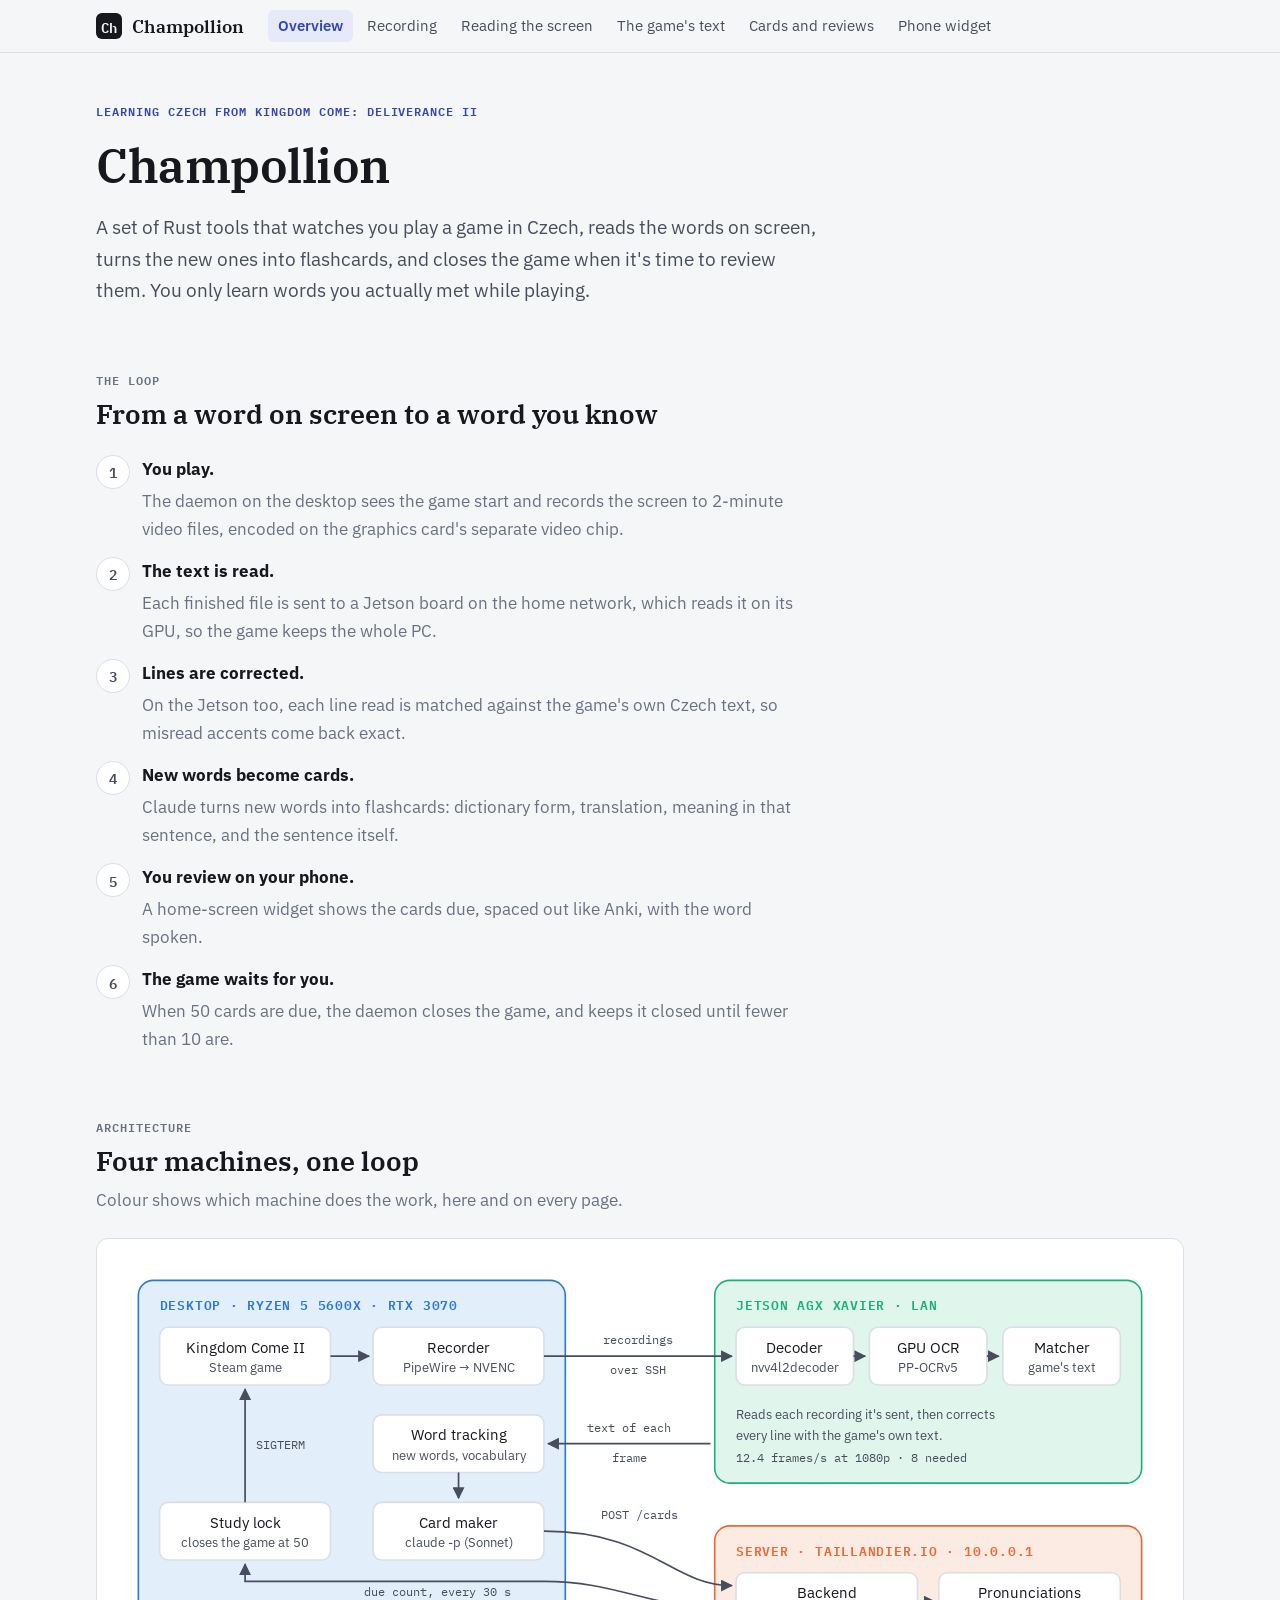
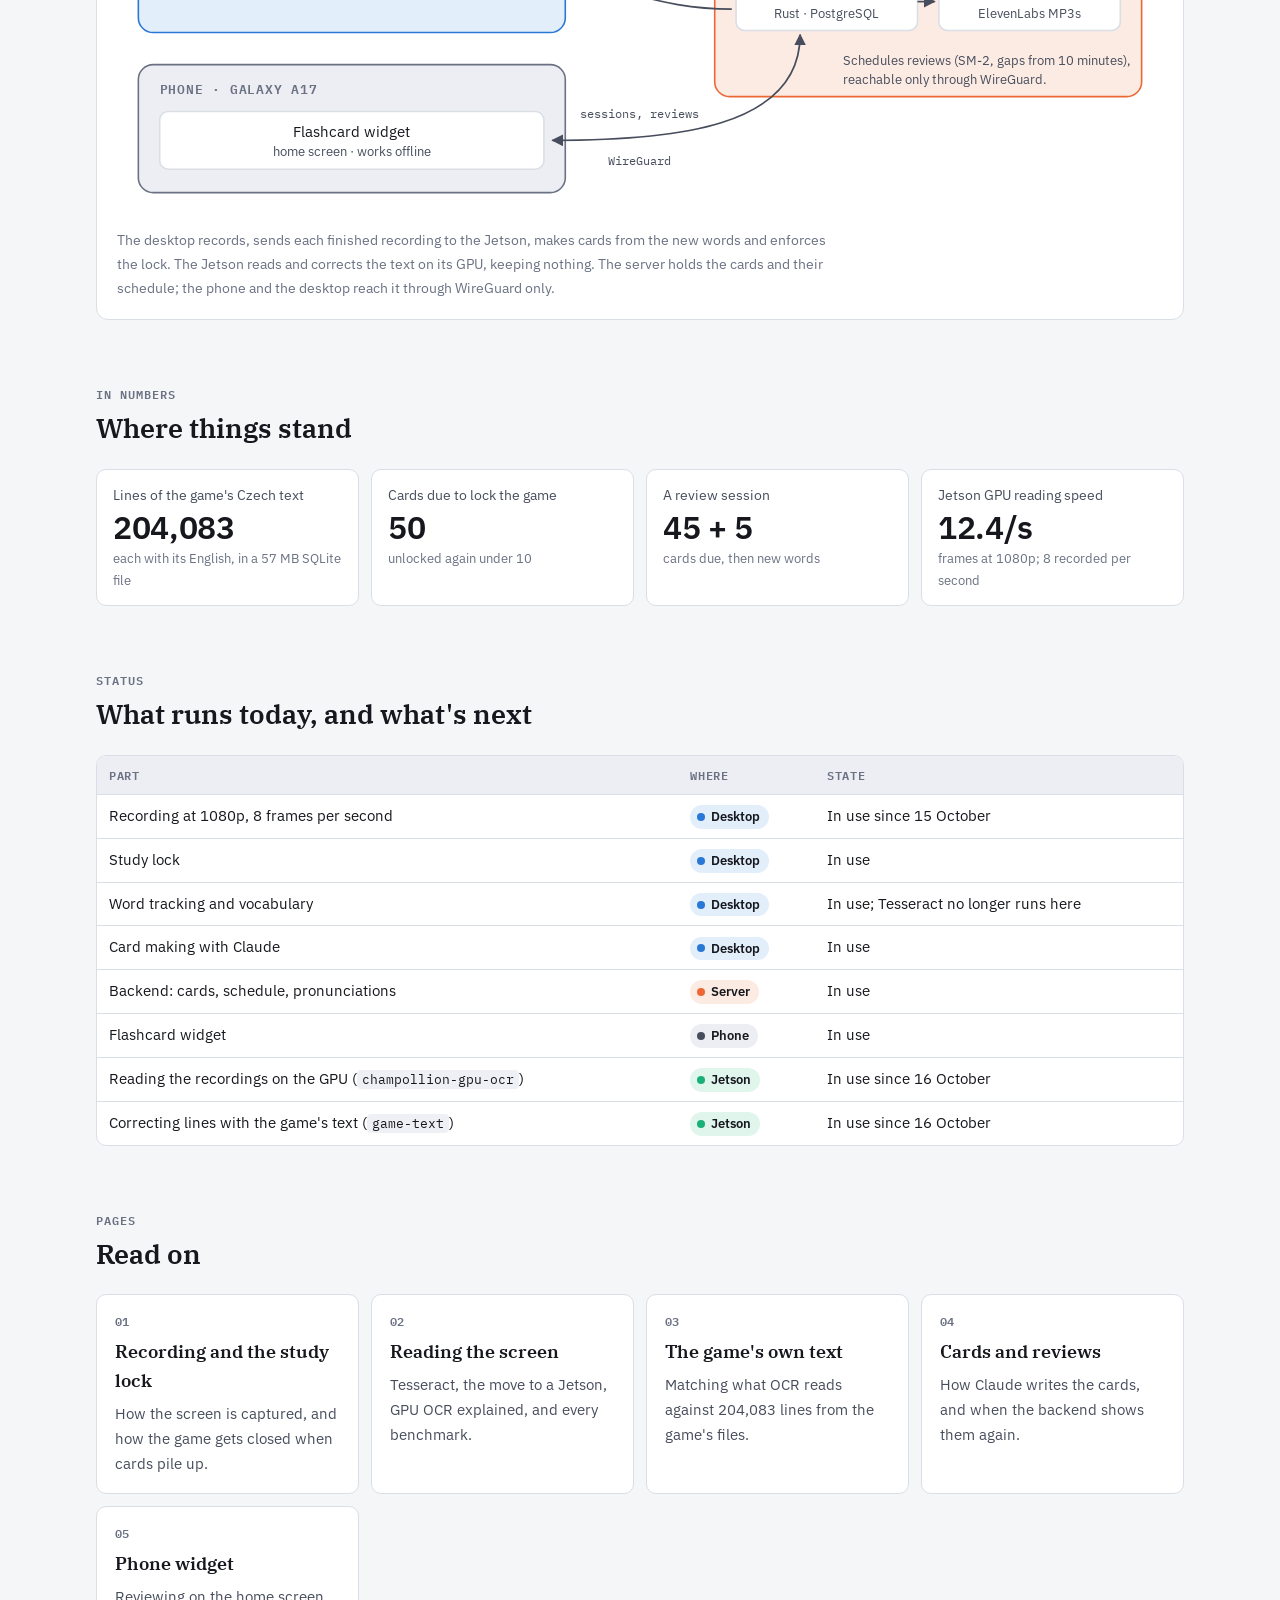
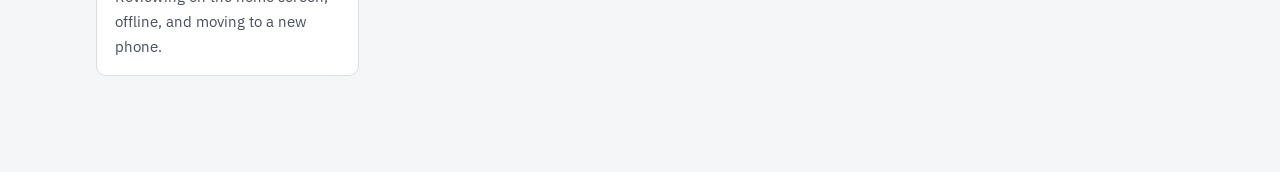
<file: website/index.html>
<!doctype html>
<html lang="en">
<head>
<meta charset="utf-8">
<meta name="viewport" content="width=device-width, initial-scale=1, viewport-fit=cover">
<title>Champollion</title>
<meta name="description" content="How Champollion turns playing Kingdom Come: Deliverance II into learning Czech.">
<link rel="preconnect" href="https://fonts.googleapis.com">
<link rel="preconnect" href="https://fonts.gstatic.com" crossorigin>
<link rel="stylesheet" href="https://fonts.googleapis.com/css2?family=IBM+Plex+Mono:wght@400;600&family=IBM+Plex+Sans:wght@400;600&family=IBM+Plex+Serif:wght@600&display=swap">
<link rel="stylesheet" href="assets/style.css">
</head>
<body>
<header class="topbar">
  <div class="topbar-inner">
    <a class="brand" href="index.html"><span class="brand-mark">Ch</span>Champollion</a>
    <nav class="nav" aria-label="Pages">
      <a href="index.html" aria-current="page">Overview</a>
      <a href="recording.html">Recording</a>
      <a href="reading.html">Reading the screen</a>
      <a href="game-text.html">The game's text</a>
      <a href="cards.html">Cards and reviews</a>
      <a href="phone.html">Phone widget</a>
    </nav>
  </div>
</header>

<main>
  <section class="page-head">
    <div class="eyebrow">Learning Czech from Kingdom Come: Deliverance II</div>
    <h1>Champollion</h1>
    <p class="lede">A set of Rust tools that watches you play a game in Czech, reads the words on screen, turns the new ones into flashcards, and closes the game when it's time to review them. You only learn words you actually met while playing.</p>
  </section>

  <section>
    <div class="section-head">
      <div class="eyebrow">The loop</div>
      <h2>From a word on screen to a word you know</h2>
    </div>
    <ol class="steps prose">
      <li><div><strong>You play.</strong><span class="muted">The daemon on the desktop sees the game start and records the screen to 2-minute video files, encoded on the graphics card's separate video chip.</span></div></li>
      <li><div><strong>The text is read.</strong><span class="muted">Each finished file is sent to a Jetson board on the home network, which reads it on its GPU, so the game keeps the whole PC.</span></div></li>
      <li><div><strong>Lines are corrected.</strong><span class="muted">On the Jetson too, each line read is matched against the game's own Czech text, so misread accents come back exact.</span></div></li>
      <li><div><strong>New words become cards.</strong><span class="muted">Claude turns new words into flashcards: dictionary form, translation, meaning in that sentence, and the sentence itself.</span></div></li>
      <li><div><strong>You review on your phone.</strong><span class="muted">A home-screen widget shows the cards due, spaced out like Anki, with the word spoken.</span></div></li>
      <li><div><strong>The game waits for you.</strong><span class="muted">When 50 cards are due, the daemon closes the game, and keeps it closed until fewer than 10 are.</span></div></li>
    </ol>
  </section>

  <section>
    <div class="section-head">
      <div class="eyebrow">Architecture</div>
      <h2>Four machines, one loop</h2>
      <p class="muted">Colour shows which machine does the work, here and on every page.</p>
    </div>
    <figure class="figure">
      <div class="diagram">
        <svg viewBox="0 0 980 520" role="img" aria-labelledby="arch-title arch-desc">
          <title id="arch-title">Champollion architecture</title>
          <desc id="arch-desc">The desktop records the game and makes cards; the Jetson will read the recordings on its GPU; the server stores and schedules cards; the phone reviews them.</desc>
          <defs>
            <marker id="ah" viewBox="0 0 10 10" refX="9" refY="5" markerWidth="7" markerHeight="7" orient="auto-start-reverse"><path d="M0,0 L10,5 L0,10 z" class="dg-arrowhead"/></marker>
          </defs>
          <!-- Desktop -->
          <rect x="20" y="20" width="400" height="330" rx="14" class="dg-desktop"/>
          <text x="40" y="48" class="dg-head-desktop">DESKTOP · RYZEN 5 5600X · RTX 3070</text>
          <rect x="40" y="64" width="160" height="54" rx="8" class="dg-box"/>
          <text x="120" y="88" class="dg-text" text-anchor="middle">Kingdom Come II</text>
          <text x="120" y="106" class="dg-small" text-anchor="middle">Steam game</text>
          <rect x="240" y="64" width="160" height="54" rx="8" class="dg-box"/>
          <text x="320" y="88" class="dg-text" text-anchor="middle">Recorder</text>
          <text x="320" y="106" class="dg-small" text-anchor="middle">PipeWire → NVENC</text>
          <rect x="240" y="146" width="160" height="54" rx="8" class="dg-box"/>
          <text x="320" y="170" class="dg-text" text-anchor="middle">Word tracking</text>
          <text x="320" y="188" class="dg-small" text-anchor="middle">new words, vocabulary</text>
          <rect x="240" y="228" width="160" height="54" rx="8" class="dg-box"/>
          <text x="320" y="252" class="dg-text" text-anchor="middle">Card maker</text>
          <text x="320" y="270" class="dg-small" text-anchor="middle">claude -p (Sonnet)</text>
          <rect x="40" y="228" width="160" height="54" rx="8" class="dg-box"/>
          <text x="120" y="252" class="dg-text" text-anchor="middle">Study lock</text>
          <text x="120" y="270" class="dg-small" text-anchor="middle">closes the game at 50</text>
          <path d="M200,91 H236" class="dg-arrow" marker-end="url(#ah)"/>
          <path d="M320,200 V224" class="dg-arrow" marker-end="url(#ah)"/>
          <path d="M120,228 V122" class="dg-arrow" marker-end="url(#ah)"/>
          <text x="130" y="178" class="dg-mono">SIGTERM</text>

          <!-- Jetson -->
          <rect x="560" y="20" width="400" height="190" rx="14" class="dg-jetson"/>
          <text x="580" y="48" class="dg-head-jetson">JETSON AGX XAVIER · LAN</text>
          <rect x="580" y="64" width="110" height="54" rx="8" class="dg-box"/>
          <text x="635" y="88" class="dg-text" text-anchor="middle">Decoder</text>
          <text x="635" y="106" class="dg-small" text-anchor="middle">nvv4l2decoder</text>
          <rect x="705" y="64" width="110" height="54" rx="8" class="dg-box"/>
          <text x="760" y="88" class="dg-text" text-anchor="middle">GPU OCR</text>
          <text x="760" y="106" class="dg-small" text-anchor="middle">PP-OCRv5</text>
          <rect x="830" y="64" width="110" height="54" rx="8" class="dg-box"/>
          <text x="885" y="88" class="dg-text" text-anchor="middle">Matcher</text>
          <text x="885" y="106" class="dg-small" text-anchor="middle">game's text</text>
          <path d="M690,91 H701" class="dg-arrow" marker-end="url(#ah)"/>
          <path d="M815,91 H826" class="dg-arrow" marker-end="url(#ah)"/>
          <text x="580" y="150" class="dg-small">Reads each recording it's sent, then corrects</text>
          <text x="580" y="170" class="dg-small">every line with the game's own text.</text>
          <text x="580" y="190" class="dg-mono">12.4 frames/s at 1080p · 8 needed</text>

          <!-- Server -->
          <rect x="560" y="250" width="400" height="160" rx="14" class="dg-server"/>
          <text x="580" y="278" class="dg-head-server">SERVER · TAILLANDIER.IO · 10.0.0.1</text>
          <rect x="580" y="294" width="170" height="54" rx="8" class="dg-box"/>
          <text x="665" y="318" class="dg-text" text-anchor="middle">Backend</text>
          <text x="665" y="336" class="dg-small" text-anchor="middle">Rust · PostgreSQL</text>
          <rect x="770" y="294" width="170" height="54" rx="8" class="dg-box"/>
          <text x="855" y="318" class="dg-text" text-anchor="middle">Pronunciations</text>
          <text x="855" y="336" class="dg-small" text-anchor="middle">ElevenLabs MP3s</text>
          <path d="M750,321 H766" class="dg-arrow" marker-end="url(#ah)"/>
          <text x="680" y="380" class="dg-small">Schedules reviews (SM-2, gaps from 10 minutes),</text>
          <text x="680" y="398" class="dg-small">reachable only through WireGuard.</text>

          <!-- Phone -->
          <rect x="20" y="380" width="400" height="120" rx="14" class="dg-phone"/>
          <text x="40" y="408" class="dg-head-phone">PHONE · GALAXY A17</text>
          <rect x="40" y="424" width="360" height="54" rx="8" class="dg-box"/>
          <text x="220" y="448" class="dg-text" text-anchor="middle">Flashcard widget</text>
          <text x="220" y="466" class="dg-small" text-anchor="middle">home screen · works offline</text>

          <!-- Links -->
          <path d="M400,91 H576" class="dg-arrow" marker-end="url(#ah)"/>
          <text x="488" y="80" class="dg-mono" text-anchor="middle">recordings</text>
          <text x="488" y="108" class="dg-mono" text-anchor="middle">over SSH</text>
          <path d="M556,173 H404" class="dg-arrow" marker-end="url(#ah)"/>
          <text x="480" y="162" class="dg-mono" text-anchor="middle">text of each</text>
          <text x="480" y="190" class="dg-mono" text-anchor="middle">frame</text>
          <path d="M400,255 C500,255 520,306 576,306" class="dg-arrow" marker-end="url(#ah)"/>
          <text x="490" y="244" class="dg-mono" text-anchor="middle">POST /cards</text>
          <path d="M576,328 C500,328 470,302 400,302 H120 V286" class="dg-arrow" marker-end="url(#ah)"/>
          <text x="300" y="316" class="dg-mono" text-anchor="middle">due count, every 30 s</text>
          <path d="M408,451 C520,451 640,440 640,352" class="dg-arrow" marker-end="url(#ah)" marker-start="url(#ah)"/>
          <text x="490" y="430" class="dg-mono" text-anchor="middle">sessions, reviews</text>
          <text x="490" y="474" class="dg-mono" text-anchor="middle">WireGuard</text>
        </svg>
      </div>
      <figcaption>The desktop records, sends each finished recording to the Jetson, makes cards from the new words and enforces the lock. The Jetson reads and corrects the text on its GPU, keeping nothing. The server holds the cards and their schedule; the phone and the desktop reach it through WireGuard only.</figcaption>
    </figure>
  </section>

  <section>
    <div class="section-head">
      <div class="eyebrow">In numbers</div>
      <h2>Where things stand</h2>
    </div>
    <div class="stats">
      <div class="stat"><span class="label">Lines of the game's Czech text</span><span class="value">204,083</span><span class="note">each with its English, in a 57 MB SQLite file</span></div>
      <div class="stat"><span class="label">Cards due to lock the game</span><span class="value">50</span><span class="note">unlocked again under 10</span></div>
      <div class="stat"><span class="label">A review session</span><span class="value">45 + 5</span><span class="note">cards due, then new words</span></div>
      <div class="stat"><span class="label">Jetson GPU reading speed</span><span class="value">12.4/s</span><span class="note">frames at 1080p; 8 recorded per second</span></div>
    </div>
  </section>

  <section>
    <div class="section-head">
      <div class="eyebrow">Status</div>
      <h2>What runs today, and what's next</h2>
    </div>
    <div class="table-wrap">
      <table>
        <thead><tr><th>Part</th><th>Where</th><th>State</th></tr></thead>
        <tbody>
          <tr><td>Recording at 1080p, 8 frames per second</td><td><span class="chip desktop"><span>Desktop</span></span></td><td>In use since 15 October</td></tr>
          <tr><td>Study lock</td><td><span class="chip desktop"><span>Desktop</span></span></td><td>In use</td></tr>
          <tr><td>Word tracking and vocabulary</td><td><span class="chip desktop"><span>Desktop</span></span></td><td>In use; Tesseract no longer runs here</td></tr>
          <tr><td>Card making with Claude</td><td><span class="chip desktop"><span>Desktop</span></span></td><td>In use</td></tr>
          <tr><td>Backend: cards, schedule, pronunciations</td><td><span class="chip server"><span>Server</span></span></td><td>In use</td></tr>
          <tr><td>Flashcard widget</td><td><span class="chip phone"><span>Phone</span></span></td><td>In use</td></tr>
          <tr><td>Reading the recordings on the GPU (<code>champollion-gpu-ocr</code>)</td><td><span class="chip jetson"><span>Jetson</span></span></td><td>In use since 16 October</td></tr>
          <tr><td>Correcting lines with the game's text (<code>game-text</code>)</td><td><span class="chip jetson"><span>Jetson</span></span></td><td>In use since 16 October</td></tr>
        </tbody>
      </table>
    </div>
  </section>

  <section>
    <div class="section-head">
      <div class="eyebrow">Pages</div>
      <h2>Read on</h2>
    </div>
    <div class="pages">
      <a class="page-link" href="recording.html"><span class="n">01</span><span class="t">Recording and the study lock</span><span class="d">How the screen is captured, and how the game gets closed when cards pile up.</span></a>
      <a class="page-link" href="reading.html"><span class="n">02</span><span class="t">Reading the screen</span><span class="d">Tesseract, the move to a Jetson, GPU OCR explained, and every benchmark.</span></a>
      <a class="page-link" href="game-text.html"><span class="n">03</span><span class="t">The game's own text</span><span class="d">Matching what OCR reads against 204,083 lines from the game's files.</span></a>
      <a class="page-link" href="cards.html"><span class="n">04</span><span class="t">Cards and reviews</span><span class="d">How Claude writes the cards, and when the backend shows them again.</span></a>
      <a class="page-link" href="phone.html"><span class="n">05</span><span class="t">Phone widget</span><span class="d">Reviewing on the home screen, offline, and moving to a new phone.</span></a>
    </div>
  </section>
</main>
</body>
</html>
</file>
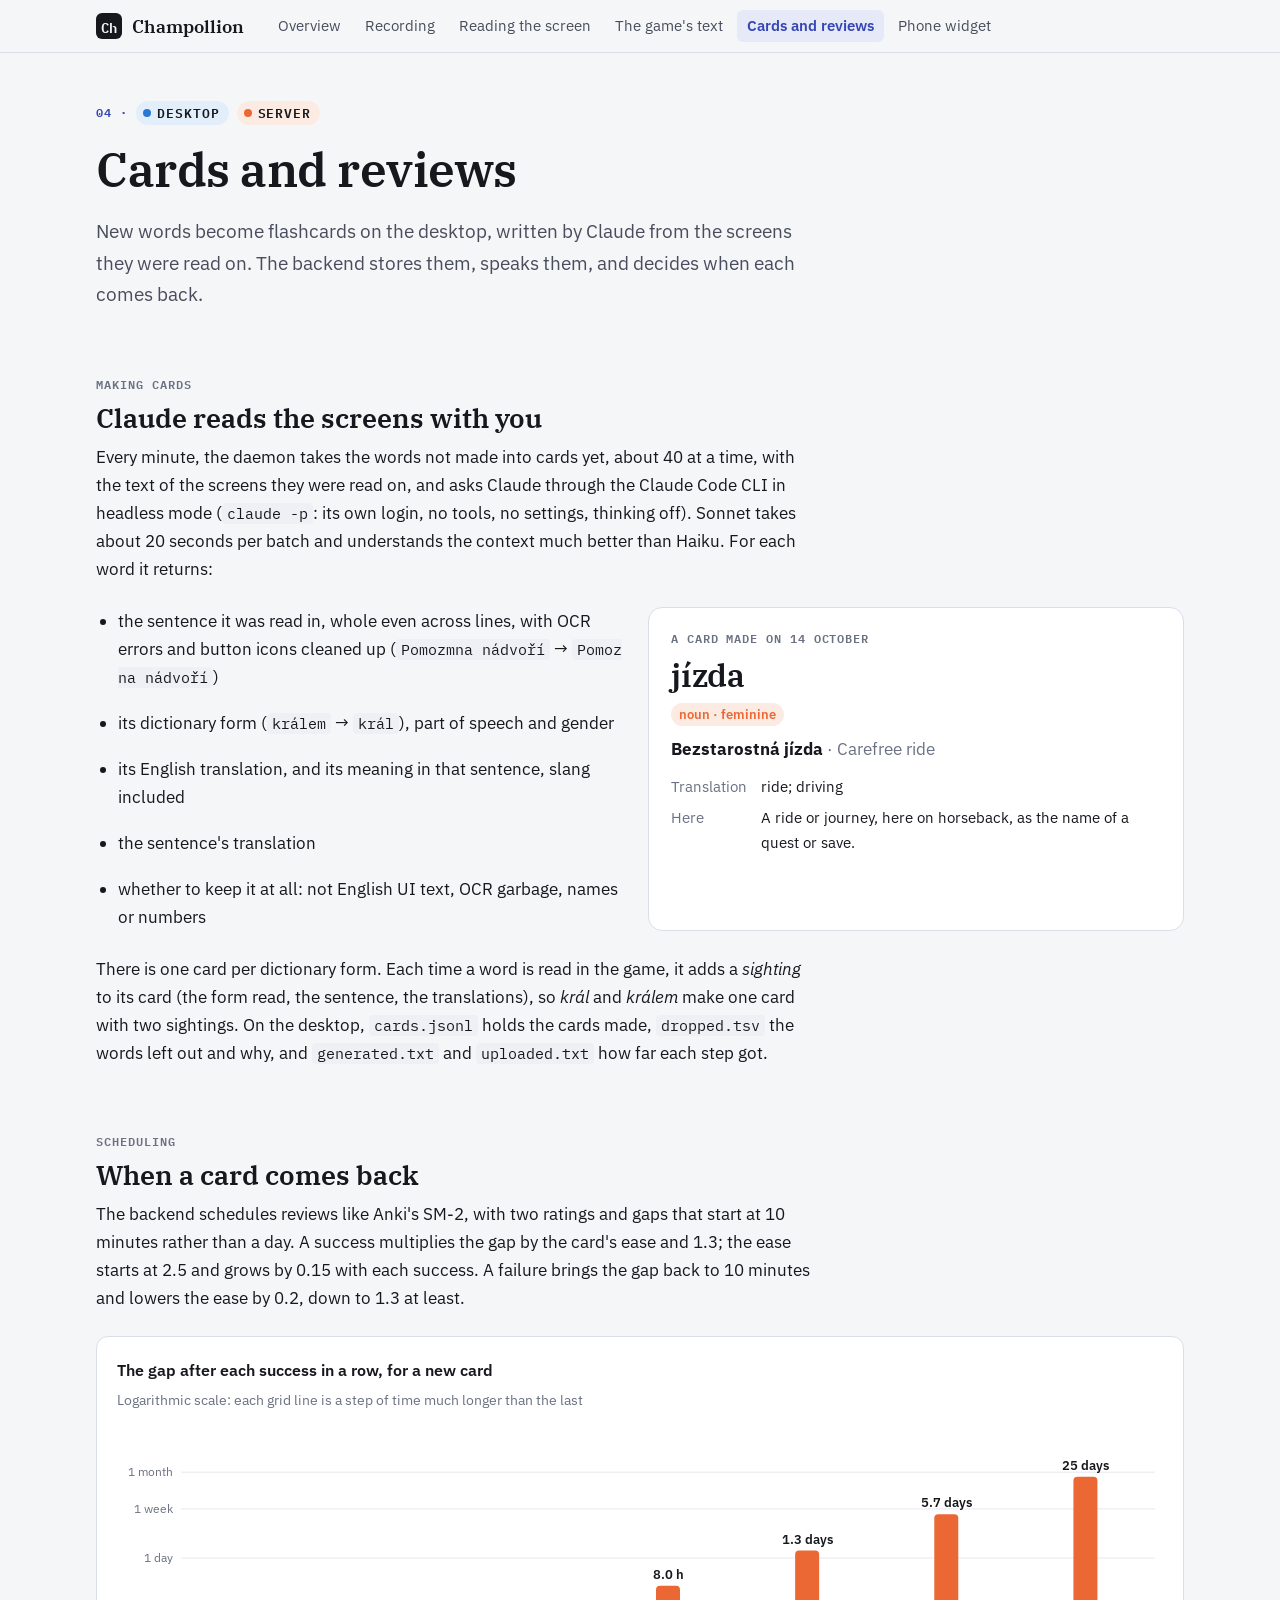
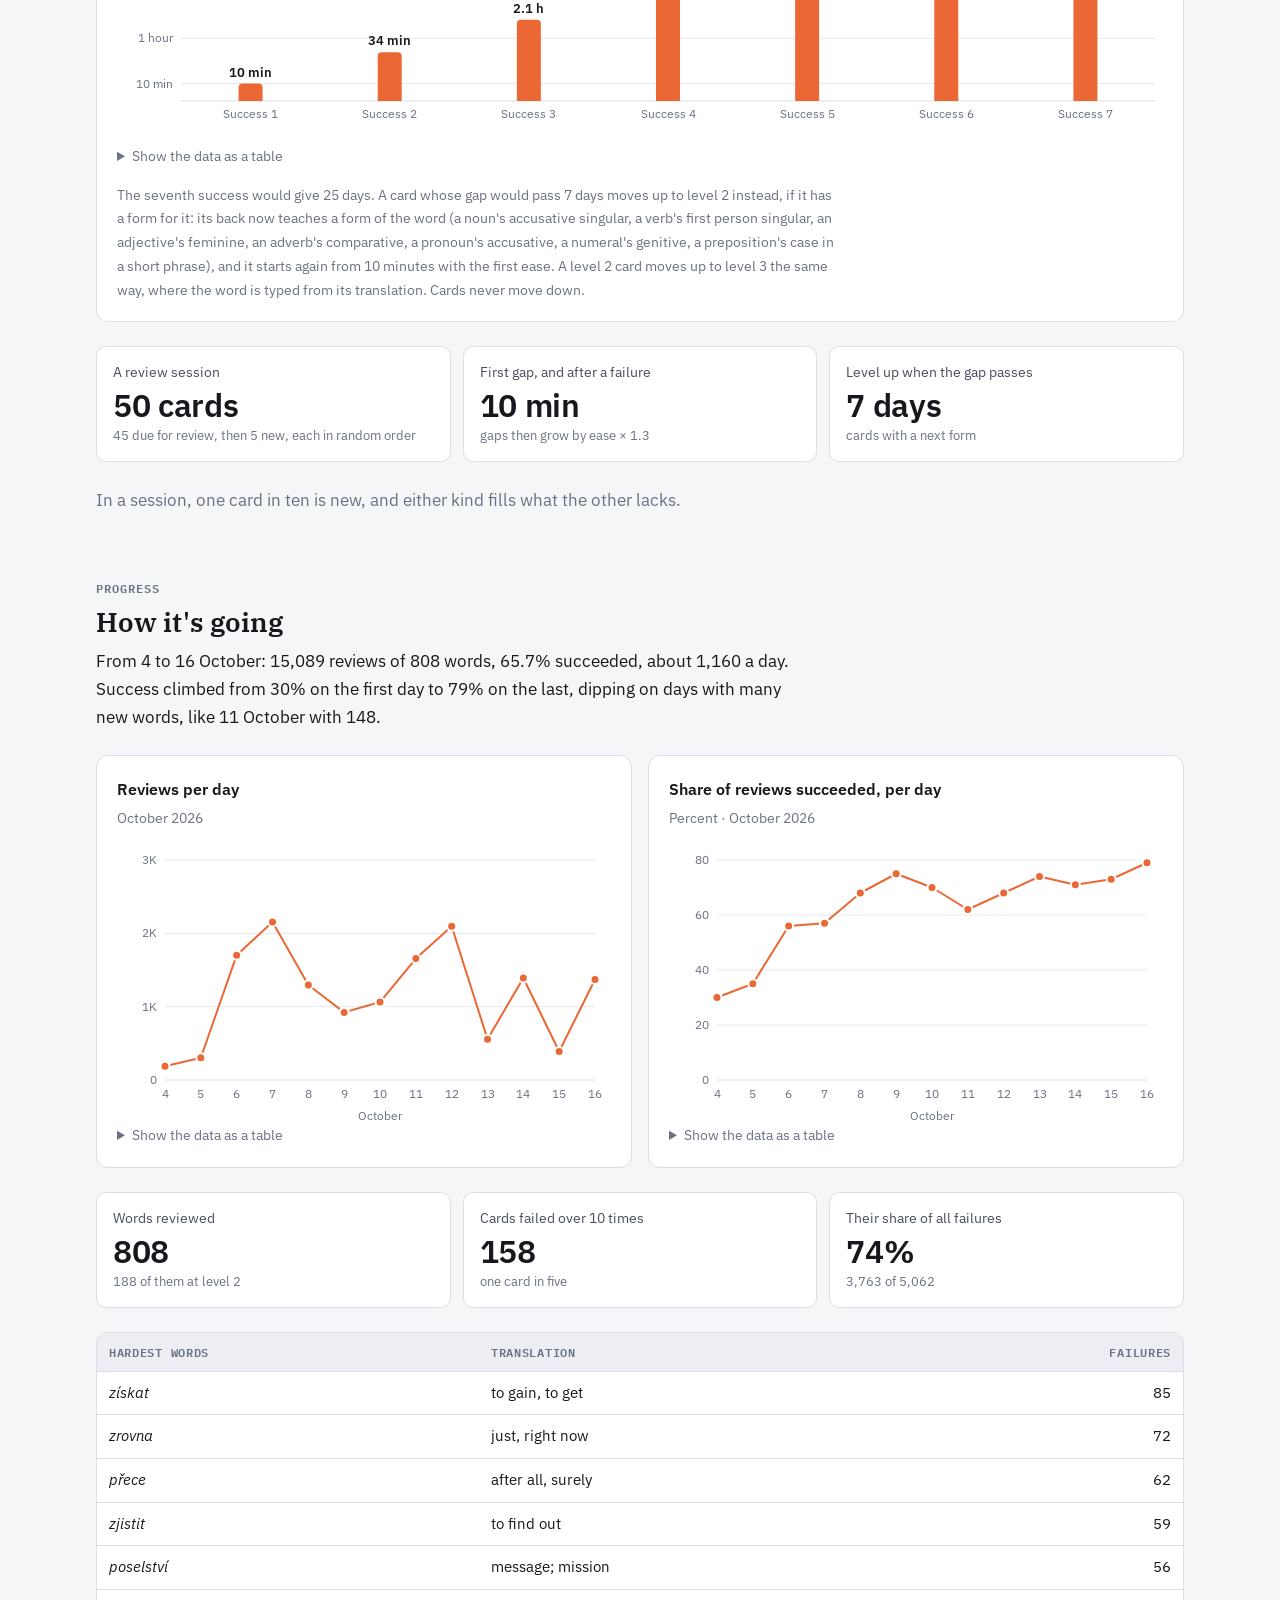
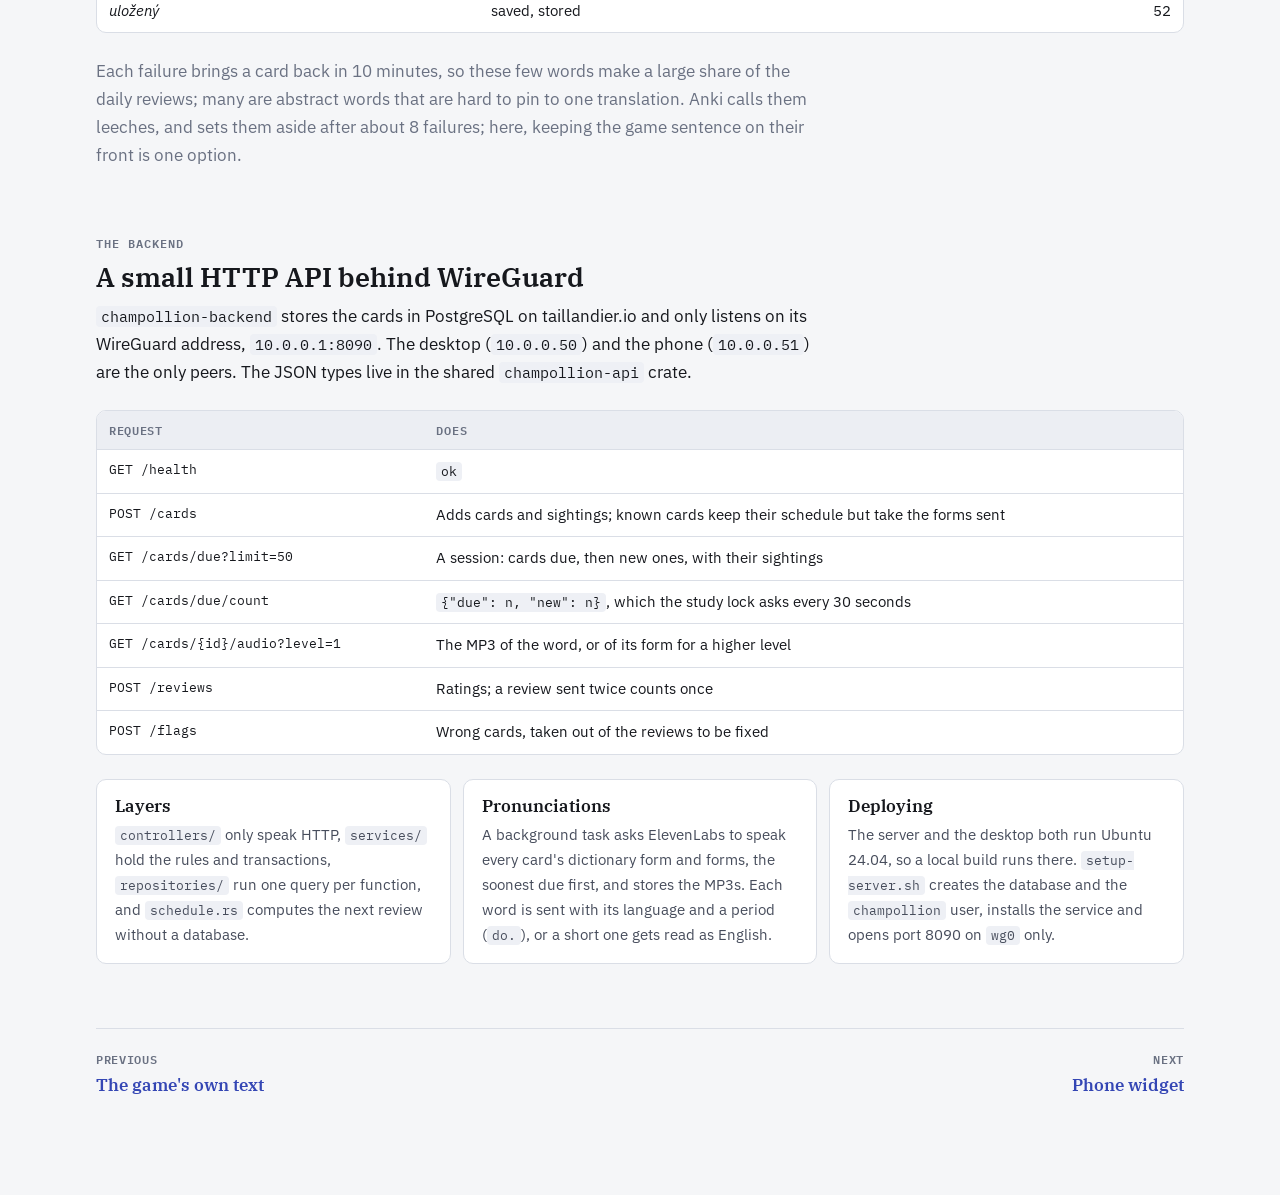
<file: website/cards.html>
<!doctype html>
<html lang="en">
<head>
<meta charset="utf-8">
<meta name="viewport" content="width=device-width, initial-scale=1, viewport-fit=cover">
<title>Cards and Reviews · Champollion</title>
<meta name="description" content="How Champollion turns new words into flashcards with Claude, and when the backend shows them again.">
<link rel="preconnect" href="https://fonts.googleapis.com">
<link rel="preconnect" href="https://fonts.gstatic.com" crossorigin>
<link rel="stylesheet" href="https://fonts.googleapis.com/css2?family=IBM+Plex+Mono:wght@400;600&family=IBM+Plex+Sans:wght@400;600&family=IBM+Plex+Serif:wght@600&display=swap">
<link rel="stylesheet" href="assets/style.css">
<script src="assets/charts.js" defer></script>
<style>
  .flashcard { background: var(--surface); border: 1px solid var(--line); border-radius: 14px; padding: 20px 22px; display: grid; gap: 10px; align-content: start; min-width: 0; }
  .flashcard .side { font: 600 0.72rem var(--mono); letter-spacing: 0.08em; text-transform: uppercase; color: var(--muted); }
  .flashcard .word { font-family: var(--serif); font-size: 2rem; font-weight: 600; line-height: 1.1; }
  .flashcard .pos { display: inline-block; font-size: 0.8rem; font-weight: 600; padding: 1px 8px; border-radius: 999px; background: var(--series-2-soft); color: var(--series-2); width: max-content; }
  .flashcard .sentence { font-size: 1.05rem; }
  .flashcard dl { margin: 0; display: grid; grid-template-columns: max-content 1fr; gap: 6px 14px; font-size: 0.95rem; }
  .flashcard dt { color: var(--muted); }
  .flashcard dd { margin: 0; }
</style>
</head>
<body>
<header class="topbar">
  <div class="topbar-inner">
    <a class="brand" href="index.html"><span class="brand-mark">Ch</span>Champollion</a>
    <nav class="nav" aria-label="Pages">
      <a href="index.html">Overview</a>
      <a href="recording.html">Recording</a>
      <a href="reading.html">Reading the screen</a>
      <a href="game-text.html">The game's text</a>
      <a href="cards.html" aria-current="page">Cards and reviews</a>
      <a href="phone.html">Phone widget</a>
    </nav>
  </div>
</header>

<main>
  <section class="page-head">
    <div class="eyebrow">04 · <span class="chip desktop"><span>Desktop</span></span> <span class="chip server"><span>Server</span></span></div>
    <h1>Cards and reviews</h1>
    <p class="lede">New words become flashcards on the desktop, written by Claude from the screens they were read on. The backend stores them, speaks them, and decides when each comes back.</p>
  </section>

  <section>
    <div class="section-head">
      <div class="eyebrow">Making cards</div>
      <h2>Claude reads the screens with you</h2>
      <p>Every minute, the daemon takes the words not made into cards yet, about 40 at a time, with the text of the screens they were read on, and asks Claude through the Claude Code CLI in headless mode (<code>claude -p</code>: its own login, no tools, no settings, thinking off). Sonnet takes about 20 seconds per batch and understands the context much better than Haiku. For each word it returns:</p>
    </div>
    <div class="two">
      <ul class="prose">
        <li>the sentence it was read in, whole even across lines, with OCR errors and button icons cleaned up (<code>Pomozmna nádvoří</code> → <code>Pomoz na nádvoří</code>)</li>
        <li>its dictionary form (<code>králem</code> → <code>král</code>), part of speech and gender</li>
        <li>its English translation, and its meaning in that sentence, slang included</li>
        <li>the sentence's translation</li>
        <li>whether to keep it at all: not English UI text, OCR garbage, names or numbers</li>
      </ul>
      <div class="flashcard" aria-label="Example card">
        <span class="side">A card made on 14 October</span>
        <span class="word">jízda</span>
        <span class="pos">noun · feminine</span>
        <span class="sentence"><strong>Bezstarostná jízda</strong> <span class="muted">· Carefree ride</span></span>
        <dl>
          <dt>Translation</dt><dd>ride; driving</dd>
          <dt>Here</dt><dd>A ride or journey, here on horseback, as the name of a quest or save.</dd>
        </dl>
      </div>
    </div>
    <p class="prose">There is one card per dictionary form. Each time a word is read in the game, it adds a <em>sighting</em> to its card (the form read, the sentence, the translations), so <em>král</em> and <em>králem</em> make one card with two sightings. On the desktop, <code>cards.jsonl</code> holds the cards made, <code>dropped.tsv</code> the words left out and why, and <code>generated.txt</code> and <code>uploaded.txt</code> how far each step got.</p>
  </section>

  <section>
    <div class="section-head">
      <div class="eyebrow">Scheduling</div>
      <h2>When a card comes back</h2>
      <p>The backend schedules reviews like Anki's SM-2, with two ratings and gaps that start at 10 minutes rather than a day. A success multiplies the gap by the card's ease and 1.3; the ease starts at 2.5 and grows by 0.15 with each success. A failure brings the gap back to 10 minutes and lowers the ease by 0.2, down to 1.3 at least.</p>
    </div>
    <figure class="figure">
      <div class="figure-title">The gap after each success in a row, for a new card</div>
      <div class="figure-sub">Logarithmic scale: each grid line is a step of time much longer than the last</div>
      <div id="chart-gaps"></div>
      <figcaption>The seventh success would give 25 days. A card whose gap would pass 7 days moves up to level 2 instead, if it has a form for it: its back now teaches a form of the word (a noun's accusative singular, a verb's first person singular, an adjective's feminine, an adverb's comparative, a pronoun's accusative, a numeral's genitive, a preposition's case in a short phrase), and it starts again from 10 minutes with the first ease. A level 2 card moves up to level 3 the same way, where the word is typed from its translation. Cards never move down.</figcaption>
    </figure>
    <div class="stats">
      <div class="stat"><span class="label">A review session</span><span class="value">50 cards</span><span class="note">45 due for review, then 5 new, each in random order</span></div>
      <div class="stat"><span class="label">First gap, and after a failure</span><span class="value">10 min</span><span class="note">gaps then grow by ease × 1.3</span></div>
      <div class="stat"><span class="label">Level up when the gap passes</span><span class="value">7 days</span><span class="note">cards with a next form</span></div>
    </div>
    <p class="prose muted">In a session, one card in ten is new, and either kind fills what the other lacks.</p>
  </section>

  <section>
    <div class="section-head">
      <div class="eyebrow">Progress</div>
      <h2>How it's going</h2>
      <p>From 4 to 16 October: 15,089 reviews of 808 words, 65.7% succeeded, about 1,160 a day. Success climbed from 30% on the first day to 79% on the last, dipping on days with many new words, like 11 October with 148.</p>
    </div>
    <div class="two">
      <figure class="figure">
        <div class="figure-title">Reviews per day</div>
        <div class="figure-sub">October 2026</div>
        <div id="chart-reviews"></div>
      </figure>
      <figure class="figure">
        <div class="figure-title">Share of reviews succeeded, per day</div>
        <div class="figure-sub">Percent · October 2026</div>
        <div id="chart-success"></div>
      </figure>
    </div>
    <div class="stats">
      <div class="stat"><span class="label">Words reviewed</span><span class="value">808</span><span class="note">188 of them at level 2</span></div>
      <div class="stat"><span class="label">Cards failed over 10 times</span><span class="value">158</span><span class="note">one card in five</span></div>
      <div class="stat"><span class="label">Their share of all failures</span><span class="value">74%</span><span class="note">3,763 of 5,062</span></div>
    </div>
    <div class="table-wrap">
      <table>
        <thead><tr><th>Hardest words</th><th>Translation</th><th class="num">Failures</th></tr></thead>
        <tbody>
          <tr><td><em>získat</em></td><td>to gain, to get</td><td class="num">85</td></tr>
          <tr><td><em>zrovna</em></td><td>just, right now</td><td class="num">72</td></tr>
          <tr><td><em>přece</em></td><td>after all, surely</td><td class="num">62</td></tr>
          <tr><td><em>zjistit</em></td><td>to find out</td><td class="num">59</td></tr>
          <tr><td><em>poselství</em></td><td>message; mission</td><td class="num">56</td></tr>
          <tr><td><em>uložený</em></td><td>saved, stored</td><td class="num">52</td></tr>
        </tbody>
      </table>
    </div>
    <p class="prose muted">Each failure brings a card back in 10 minutes, so these few words make a large share of the daily reviews; many are abstract words that are hard to pin to one translation. Anki calls them leeches, and sets them aside after about 8 failures; here, keeping the game sentence on their front is one option.</p>
  </section>

  <section>
    <div class="section-head">
      <div class="eyebrow">The backend</div>
      <h2>A small HTTP API behind WireGuard</h2>
      <p><code>champollion-backend</code> stores the cards in PostgreSQL on taillandier.io and only listens on its WireGuard address, <code>10.0.0.1:8090</code>. The desktop (<code>10.0.0.50</code>) and the phone (<code>10.0.0.51</code>) are the only peers. The JSON types live in the shared <code>champollion-api</code> crate.</p>
    </div>
    <div class="table-wrap">
      <table>
        <thead><tr><th>Request</th><th>Does</th></tr></thead>
        <tbody>
          <tr><td class="mono">GET /health</td><td><code>ok</code></td></tr>
          <tr><td class="mono">POST /cards</td><td>Adds cards and sightings; known cards keep their schedule but take the forms sent</td></tr>
          <tr><td class="mono">GET /cards/due?limit=50</td><td>A session: cards due, then new ones, with their sightings</td></tr>
          <tr><td class="mono">GET /cards/due/count</td><td><code>{"due": n, "new": n}</code>, which the study lock asks every 30 seconds</td></tr>
          <tr><td class="mono">GET /cards/{id}/audio?level=1</td><td>The MP3 of the word, or of its form for a higher level</td></tr>
          <tr><td class="mono">POST /reviews</td><td>Ratings; a review sent twice counts once</td></tr>
          <tr><td class="mono">POST /flags</td><td>Wrong cards, taken out of the reviews to be fixed</td></tr>
        </tbody>
      </table>
    </div>
    <div class="lessons">
      <div class="lesson"><h3>Layers</h3><p><code>controllers/</code> only speak HTTP, <code>services/</code> hold the rules and transactions, <code>repositories/</code> run one query per function, and <code>schedule.rs</code> computes the next review without a database.</p></div>
      <div class="lesson"><h3>Pronunciations</h3><p>A background task asks ElevenLabs to speak every card's dictionary form and forms, the soonest due first, and stores the MP3s. Each word is sent with its language and a period (<code>do.</code>), or a short one gets read as English.</p></div>
      <div class="lesson"><h3>Deploying</h3><p>The server and the desktop both run Ubuntu 24.04, so a local build runs there. <code>setup-server.sh</code> creates the database and the <code>champollion</code> user, installs the service and opens port 8090 on <code>wg0</code> only.</p></div>
    </div>
  </section>

  <nav class="next" aria-label="Next page">
    <a href="game-text.html"><span>Previous</span><strong>The game's own text</strong></a>
    <a href="phone.html" style="text-align:right"><span>Next</span><strong>Phone widget</strong></a>
  </nav>
</main>

<script>
document.addEventListener("DOMContentLoaded", () => {
  // Gaps from backend/src/schedule.rs: first success 10 min, then
  // gap × ease × 1.3, ease 2.5 + 0.15 per success.
  const gaps = [];
  let gap = 10, ease = 2.5;
  for (let reps = 0; reps < 7; reps++) {
    gap = reps === 0 ? 10 : gap * ease * 1.3;
    ease += 0.15;
    gaps.push(gap);
  }
  const human = (m) => m < 60 ? Math.round(m) + " min" : m < 1440 ? (m / 60).toFixed(1) + " h" : m / 1440 < 10 ? (m / 1440).toFixed(1) + " days" : Math.round(m / 1440) + " days";
  const data = gaps.map((m, i) => ({
    label: `Success ${i + 1}`,
    value: m,
    color: "series-2",
    note: i === 6 ? "a card with a next form moves up a level instead" : "",
  }));
  const days = [4, 5, 6, 7, 8, 9, 10, 11, 12, 13, 14, 15, 16];
  const reviews = [188, 304, 1702, 2155, 1296, 922, 1063, 1656, 2096, 557, 1391, 388, 1371];
  const success = [30, 35, 56, 57, 68, 75, 70, 62, 68, 74, 71, 73, 79];
  Charts.lines(document.getElementById("chart-reviews"), {
    title: "Reviews per day, 4 to 16 October",
    x: days,
    xName: "October",
    xLabel: "October",
    series: [{ name: "Reviews", color: "series-2", values: reviews }],
    format: (v) => Math.round(v).toLocaleString("en"),
    table: { head: ["October", "Reviews"], rows: days.map((d, i) => [d, reviews[i].toLocaleString("en")]) },
  });
  Charts.lines(document.getElementById("chart-success"), {
    title: "Share of reviews succeeded per day, 4 to 16 October",
    x: days,
    xName: "October",
    xLabel: "October",
    series: [{ name: "Succeeded", color: "series-2", values: success }],
    format: (v) => Math.round(v) + "%",
    table: { head: ["October", "Succeeded"], rows: days.map((d, i) => [d, success[i] + "%"]) },
  });
  Charts.columns(document.getElementById("chart-gaps"), {
    title: "Gap before the next review after each success, logarithmic scale",
    data,
    log: true,
    logMin: 5,
    logTicks: [{ value: 10, label: "10 min" }, { value: 60, label: "1 hour" }, { value: 1440, label: "1 day" }, { value: 10080, label: "1 week" }, { value: 43200, label: "1 month" }],
    format: human,
    height: 320,
    table: { head: ["Success in a row", "Gap"], rows: data.map((d) => [d.label, human(d.value)]) },
  });
});
</script>
</body>
</html>
</file>
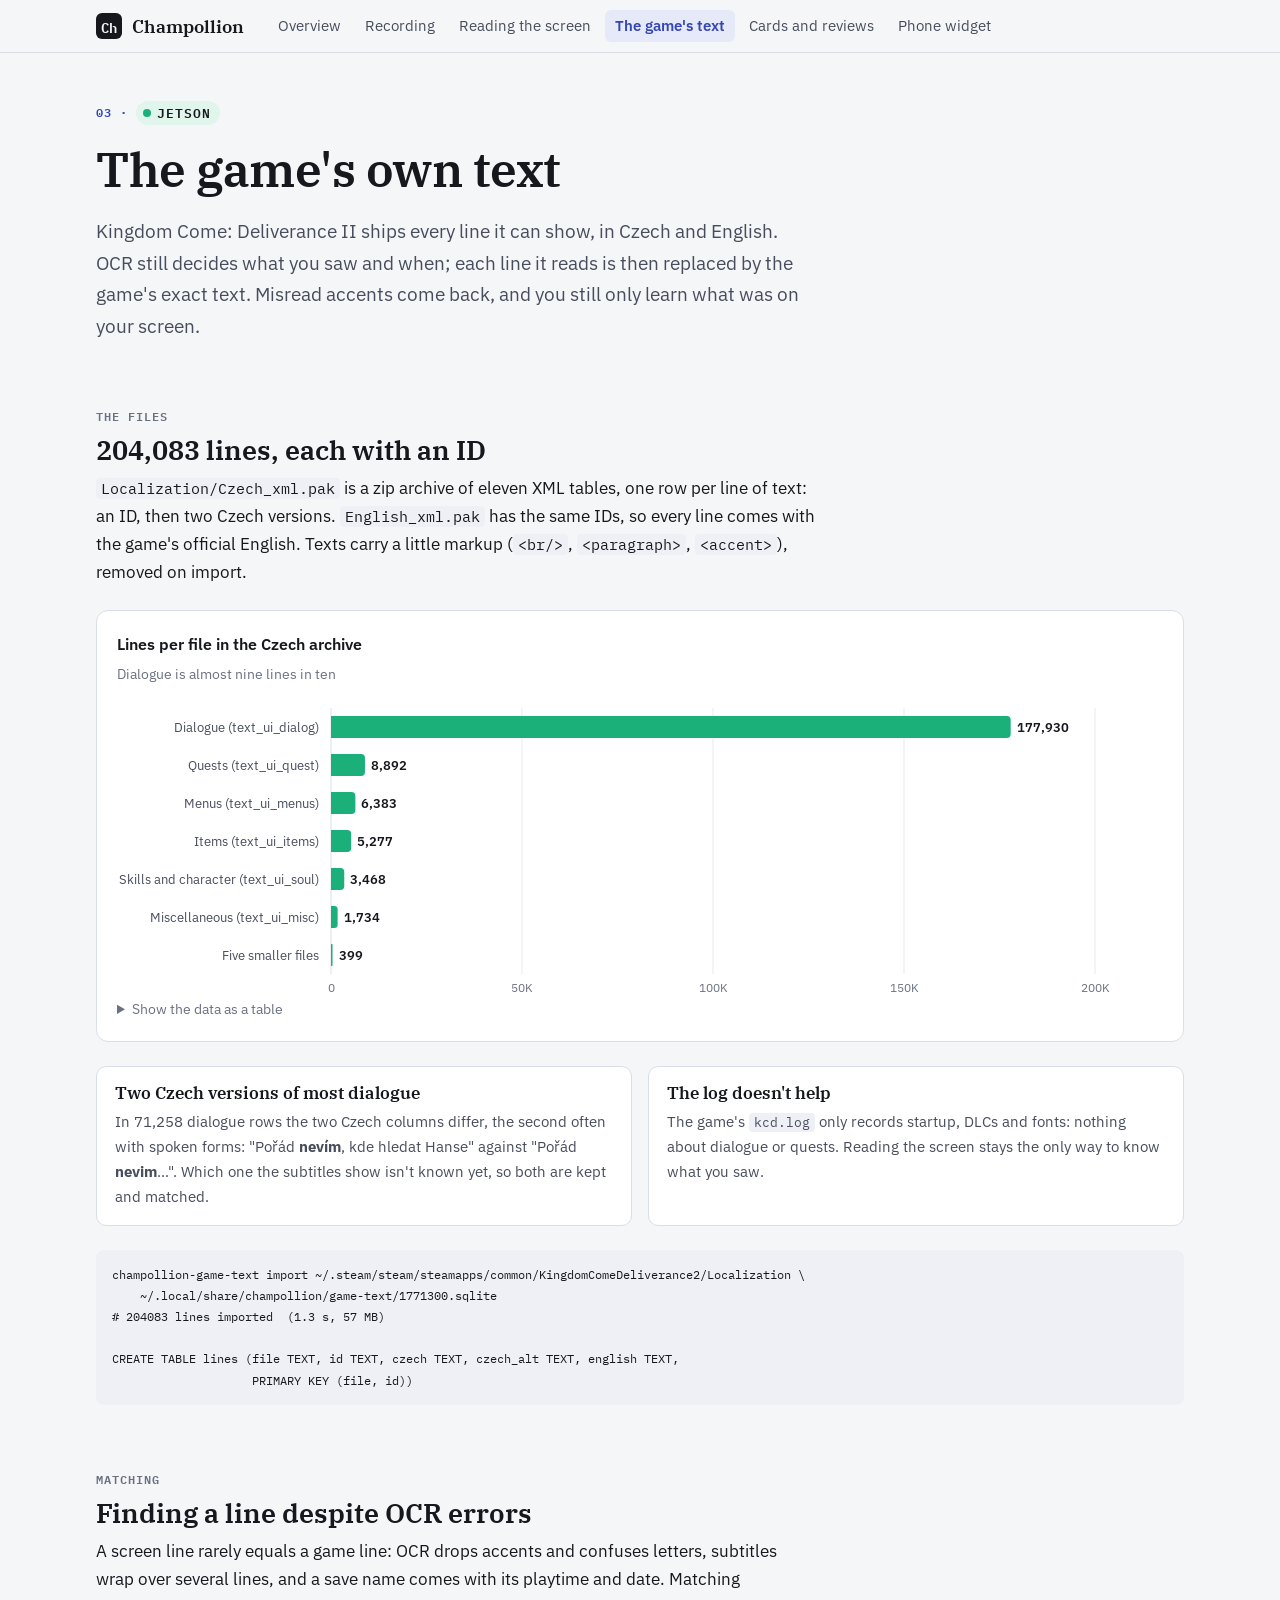
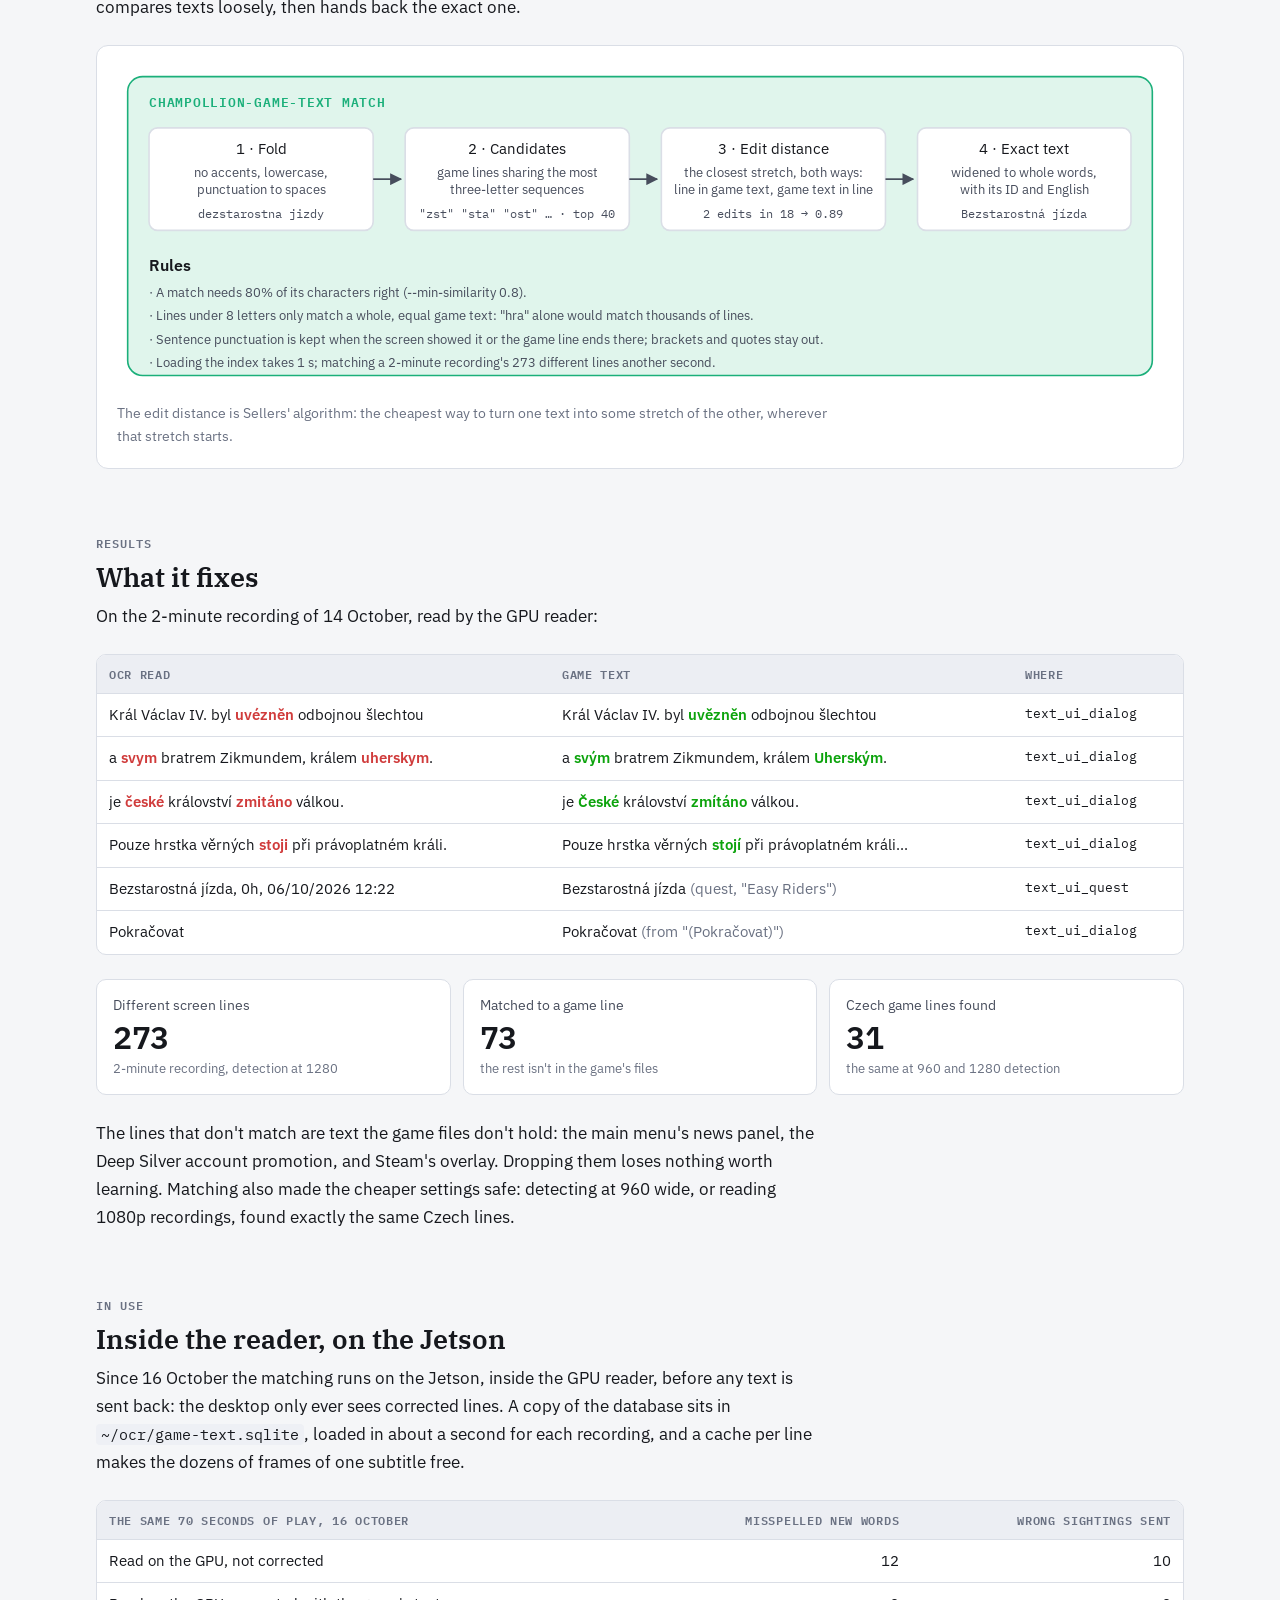
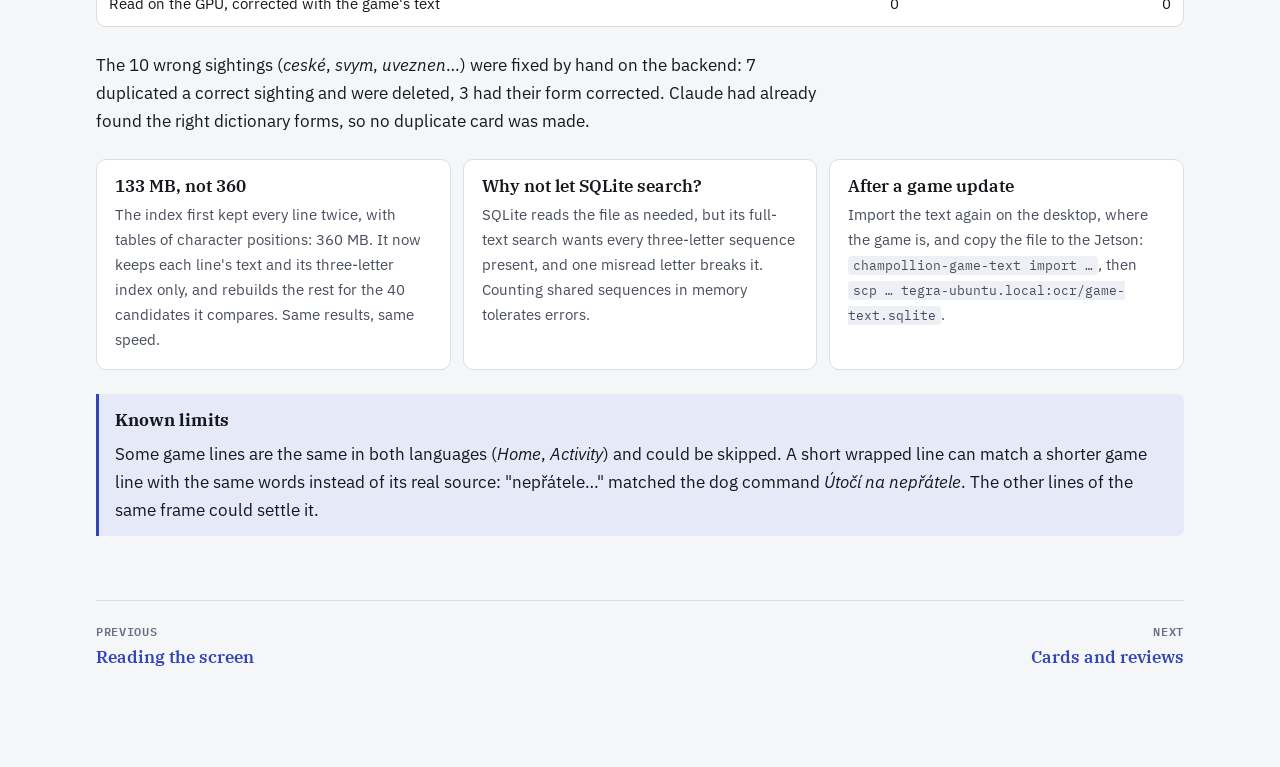
<file: website/game-text.html>
<!doctype html>
<html lang="en">
<head>
<meta charset="utf-8">
<meta name="viewport" content="width=device-width, initial-scale=1, viewport-fit=cover">
<title>The Game's Own Text · Champollion</title>
<meta name="description" content="Matching what OCR reads against the 204,083 lines of Kingdom Come: Deliverance II's Czech text.">
<link rel="preconnect" href="https://fonts.googleapis.com">
<link rel="preconnect" href="https://fonts.gstatic.com" crossorigin>
<link rel="stylesheet" href="https://fonts.googleapis.com/css2?family=IBM+Plex+Mono:wght@400;600&family=IBM+Plex+Sans:wght@400;600&family=IBM+Plex+Serif:wght@600&display=swap">
<link rel="stylesheet" href="assets/style.css">
<script src="assets/charts.js" defer></script>
</head>
<body>
<header class="topbar">
  <div class="topbar-inner">
    <a class="brand" href="index.html"><span class="brand-mark">Ch</span>Champollion</a>
    <nav class="nav" aria-label="Pages">
      <a href="index.html">Overview</a>
      <a href="recording.html">Recording</a>
      <a href="reading.html">Reading the screen</a>
      <a href="game-text.html" aria-current="page">The game's text</a>
      <a href="cards.html">Cards and reviews</a>
      <a href="phone.html">Phone widget</a>
    </nav>
  </div>
</header>

<main>
  <section class="page-head">
    <div class="eyebrow">03 · <span class="chip jetson"><span>Jetson</span></span></div>
    <h1>The game's own text</h1>
    <p class="lede">Kingdom Come: Deliverance II ships every line it can show, in Czech and English. OCR still decides what you saw and when; each line it reads is then replaced by the game's exact text. Misread accents come back, and you still only learn what was on your screen.</p>
  </section>

  <section>
    <div class="section-head">
      <div class="eyebrow">The files</div>
      <h2>204,083 lines, each with an ID</h2>
      <p><code>Localization/Czech_xml.pak</code> is a zip archive of eleven XML tables, one row per line of text: an ID, then two Czech versions. <code>English_xml.pak</code> has the same IDs, so every line comes with the game's official English. Texts carry a little markup (<code>&lt;br/&gt;</code>, <code>&lt;paragraph&gt;</code>, <code>&lt;accent&gt;</code>), removed on import.</p>
    </div>
    <figure class="figure">
      <div class="figure-title">Lines per file in the Czech archive</div>
      <div class="figure-sub">Dialogue is almost nine lines in ten</div>
      <div id="chart-files"></div>
    </figure>
    <div class="two">
      <div class="lesson">
        <h3>Two Czech versions of most dialogue</h3>
        <p>In 71,258 dialogue rows the two Czech columns differ, the second often with spoken forms: "Pořád <strong>nevím</strong>, kde hledat Hanse" against "Pořád <strong>nevim</strong>…". Which one the subtitles show isn't known yet, so both are kept and matched.</p>
      </div>
      <div class="lesson">
        <h3>The log doesn't help</h3>
        <p>The game's <code>kcd.log</code> only records startup, DLCs and fonts: nothing about dialogue or quests. Reading the screen stays the only way to know what you saw.</p>
      </div>
    </div>
    <pre><code>champollion-game-text import ~/.steam/steam/steamapps/common/KingdomComeDeliverance2/Localization \
    ~/.local/share/champollion/game-text/1771300.sqlite
# 204083 lines imported  (1.3 s, 57 MB)

CREATE TABLE lines (file TEXT, id TEXT, czech TEXT, czech_alt TEXT, english TEXT,
                    PRIMARY KEY (file, id))</code></pre>
  </section>

  <section>
    <div class="section-head">
      <div class="eyebrow">Matching</div>
      <h2>Finding a line despite OCR errors</h2>
      <p>A screen line rarely equals a game line: OCR drops accents and confuses letters, subtitles wrap over several lines, and a save name comes with its playtime and date. Matching compares texts loosely, then hands back the exact one.</p>
    </div>
    <figure class="figure">
      <div class="diagram">
        <svg viewBox="0 0 980 300" role="img" aria-labelledby="m-t">
          <title id="m-t">How an OCR line is matched to a game line</title>
          <defs><marker id="ah4" viewBox="0 0 10 10" refX="9" refY="5" markerWidth="7" markerHeight="7" orient="auto"><path d="M0,0 L10,5 L0,10 z" class="dg-arrowhead"/></marker></defs>
          <rect x="10" y="10" width="960" height="280" rx="14" class="dg-jetson"/>
          <text x="30" y="38" class="dg-head-jetson">CHAMPOLLION-GAME-TEXT MATCH</text>
          <rect x="30" y="58" width="210" height="96" rx="8" class="dg-box"/>
          <text x="135" y="82" class="dg-text" text-anchor="middle">1 · Fold</text>
          <text x="135" y="104" class="dg-small" text-anchor="middle">no accents, lowercase,</text>
          <text x="135" y="120" class="dg-small" text-anchor="middle">punctuation to spaces</text>
          <text x="135" y="142" class="dg-mono" text-anchor="middle">dezstarostna jizdy</text>
          <rect x="270" y="58" width="210" height="96" rx="8" class="dg-box"/>
          <text x="375" y="82" class="dg-text" text-anchor="middle">2 · Candidates</text>
          <text x="375" y="104" class="dg-small" text-anchor="middle">game lines sharing the most</text>
          <text x="375" y="120" class="dg-small" text-anchor="middle">three-letter sequences</text>
          <text x="375" y="142" class="dg-mono" text-anchor="middle">"zst" "sta" "ost" … · top 40</text>
          <rect x="510" y="58" width="210" height="96" rx="8" class="dg-box"/>
          <text x="615" y="82" class="dg-text" text-anchor="middle">3 · Edit distance</text>
          <text x="615" y="104" class="dg-small" text-anchor="middle">the closest stretch, both ways:</text>
          <text x="615" y="120" class="dg-small" text-anchor="middle">line in game text, game text in line</text>
          <text x="615" y="142" class="dg-mono" text-anchor="middle">2 edits in 18 → 0.89</text>
          <rect x="750" y="58" width="200" height="96" rx="8" class="dg-box"/>
          <text x="850" y="82" class="dg-text" text-anchor="middle">4 · Exact text</text>
          <text x="850" y="104" class="dg-small" text-anchor="middle">widened to whole words,</text>
          <text x="850" y="120" class="dg-small" text-anchor="middle">with its ID and English</text>
          <text x="850" y="142" class="dg-mono" text-anchor="middle">Bezstarostná jízda</text>
          <path d="M240,106 H266" class="dg-arrow" marker-end="url(#ah4)"/>
          <path d="M480,106 H506" class="dg-arrow" marker-end="url(#ah4)"/>
          <path d="M720,106 H746" class="dg-arrow" marker-end="url(#ah4)"/>
          <text x="30" y="192" class="dg-title">Rules</text>
          <text x="30" y="216" class="dg-small">· A match needs 80% of its characters right (--min-similarity 0.8).</text>
          <text x="30" y="238" class="dg-small">· Lines under 8 letters only match a whole, equal game text: "hra" alone would match thousands of lines.</text>
          <text x="30" y="260" class="dg-small">· Sentence punctuation is kept when the screen showed it or the game line ends there; brackets and quotes stay out.</text>
          <text x="30" y="282" class="dg-small">· Loading the index takes 1 s; matching a 2-minute recording's 273 different lines another second.</text>
        </svg>
      </div>
      <figcaption>The edit distance is Sellers' algorithm: the cheapest way to turn one text into some stretch of the other, wherever that stretch starts.</figcaption>
    </figure>
  </section>

  <section>
    <div class="section-head">
      <div class="eyebrow">Results</div>
      <h2>What it fixes</h2>
      <p>On the 2-minute recording of 14 October, read by the GPU reader:</p>
    </div>
    <div class="table-wrap">
      <table>
        <thead><tr><th>OCR read</th><th>Game text</th><th>Where</th></tr></thead>
        <tbody>
          <tr><td>Král Václav IV. byl <span class="err">uvézněn</span> odbojnou šlechtou</td><td>Král Václav IV. byl <span class="fix">uvězněn</span> odbojnou šlechtou</td><td class="mono">text_ui_dialog</td></tr>
          <tr><td>a <span class="err">svym</span> bratrem Zikmundem, králem <span class="err">uherskym</span>.</td><td>a <span class="fix">svým</span> bratrem Zikmundem, králem <span class="fix">Uherským</span>.</td><td class="mono">text_ui_dialog</td></tr>
          <tr><td>je <span class="err">české</span> království <span class="err">zmitáno</span> válkou.</td><td>je <span class="fix">České</span> království <span class="fix">zmítáno</span> válkou.</td><td class="mono">text_ui_dialog</td></tr>
          <tr><td>Pouze hrstka věrných <span class="err">stoji</span> při právoplatném králi.</td><td>Pouze hrstka věrných <span class="fix">stojí</span> při právoplatném králi...</td><td class="mono">text_ui_dialog</td></tr>
          <tr><td>Bezstarostná jízda, 0h, 06/10/2026 12:22</td><td>Bezstarostná jízda <span class="muted">(quest, "Easy Riders")</span></td><td class="mono">text_ui_quest</td></tr>
          <tr><td>Pokračovat</td><td>Pokračovat <span class="muted">(from "(Pokračovat)")</span></td><td class="mono">text_ui_dialog</td></tr>
        </tbody>
      </table>
    </div>
    <div class="stats">
      <div class="stat"><span class="label">Different screen lines</span><span class="value">273</span><span class="note">2-minute recording, detection at 1280</span></div>
      <div class="stat"><span class="label">Matched to a game line</span><span class="value">73</span><span class="note">the rest isn't in the game's files</span></div>
      <div class="stat"><span class="label">Czech game lines found</span><span class="value">31</span><span class="note">the same at 960 and 1280 detection</span></div>
    </div>
    <p class="prose">The lines that don't match are text the game files don't hold: the main menu's news panel, the Deep Silver account promotion, and Steam's overlay. Dropping them loses nothing worth learning. Matching also made the cheaper settings safe: detecting at 960 wide, or reading 1080p recordings, found exactly the same Czech lines.</p>
  </section>

  <section>
    <div class="section-head">
      <div class="eyebrow">In use</div>
      <h2>Inside the reader, on the Jetson</h2>
      <p>Since 16 October the matching runs on the Jetson, inside the GPU reader, before any text is sent back: the desktop only ever sees corrected lines. A copy of the database sits in <code>~/ocr/game-text.sqlite</code>, loaded in about a second for each recording, and a cache per line makes the dozens of frames of one subtitle free.</p>
    </div>
    <div class="table-wrap">
      <table>
        <thead><tr><th>The same 70 seconds of play, 16 October</th><th class="num">Misspelled new words</th><th class="num">Wrong sightings sent</th></tr></thead>
        <tbody>
          <tr><td>Read on the GPU, not corrected</td><td class="num">12</td><td class="num">10</td></tr>
          <tr><td>Read on the GPU, corrected with the game's text</td><td class="num">0</td><td class="num">0</td></tr>
        </tbody>
      </table>
    </div>
    <p class="prose">The 10 wrong sightings (<em>ceské</em>, <em>svym</em>, <em>uveznen</em>…) were fixed by hand on the backend: 7 duplicated a correct sighting and were deleted, 3 had their form corrected. Claude had already found the right dictionary forms, so no duplicate card was made.</p>
    <div class="lessons">
      <div class="lesson"><h3>133 MB, not 360</h3><p>The index first kept every line twice, with tables of character positions: 360 MB. It now keeps each line's text and its three-letter index only, and rebuilds the rest for the 40 candidates it compares. Same results, same speed.</p></div>
      <div class="lesson"><h3>Why not let SQLite search?</h3><p>SQLite reads the file as needed, but its full-text search wants every three-letter sequence present, and one misread letter breaks it. Counting shared sequences in memory tolerates errors.</p></div>
      <div class="lesson"><h3>After a game update</h3><p>Import the text again on the desktop, where the game is, and copy the file to the Jetson: <code>champollion-game-text import …</code>, then <code>scp … tegra-ubuntu.local:ocr/game-text.sqlite</code>.</p></div>
    </div>
    <div class="callout">
      <strong>Known limits</strong>
      <p>Some game lines are the same in both languages (<em>Home</em>, <em>Activity</em>) and could be skipped. A short wrapped line can match a shorter game line with the same words instead of its real source: "nepřátele…" matched the dog command <em>Útočí na nepřátele</em>. The other lines of the same frame could settle it.</p>
    </div>
  </section>

  <nav class="next" aria-label="Next page">
    <a href="reading.html"><span>Previous</span><strong>Reading the screen</strong></a>
    <a href="cards.html" style="text-align:right"><span>Next</span><strong>Cards and reviews</strong></a>
  </nav>
</main>

<script>
document.addEventListener("DOMContentLoaded", () => {
  const files = [
    ["Dialogue (text_ui_dialog)", 177930],
    ["Quests (text_ui_quest)", 8892],
    ["Menus (text_ui_menus)", 6383],
    ["Items (text_ui_items)", 5277],
    ["Skills and character (text_ui_soul)", 3468],
    ["Miscellaneous (text_ui_misc)", 1734],
    ["Five smaller files", 399],
  ];
  Charts.bars(document.getElementById("chart-files"), {
    title: "Lines per file in the Czech localization archive",
    data: files.map(([label, value]) => ({ label, value, color: "series-3",
      note: label === "Five smaller files" ? "tutorials 244, minigames 131, rich presence 12, menu 9, in-game 3" : "" })),
    format: (v) => v.toLocaleString("en"),
    table: { head: ["File", "Lines"], rows: files.map(([l, v]) => [l, v.toLocaleString("en")]) },
  });
});
</script>
</body>
</html>
</file>
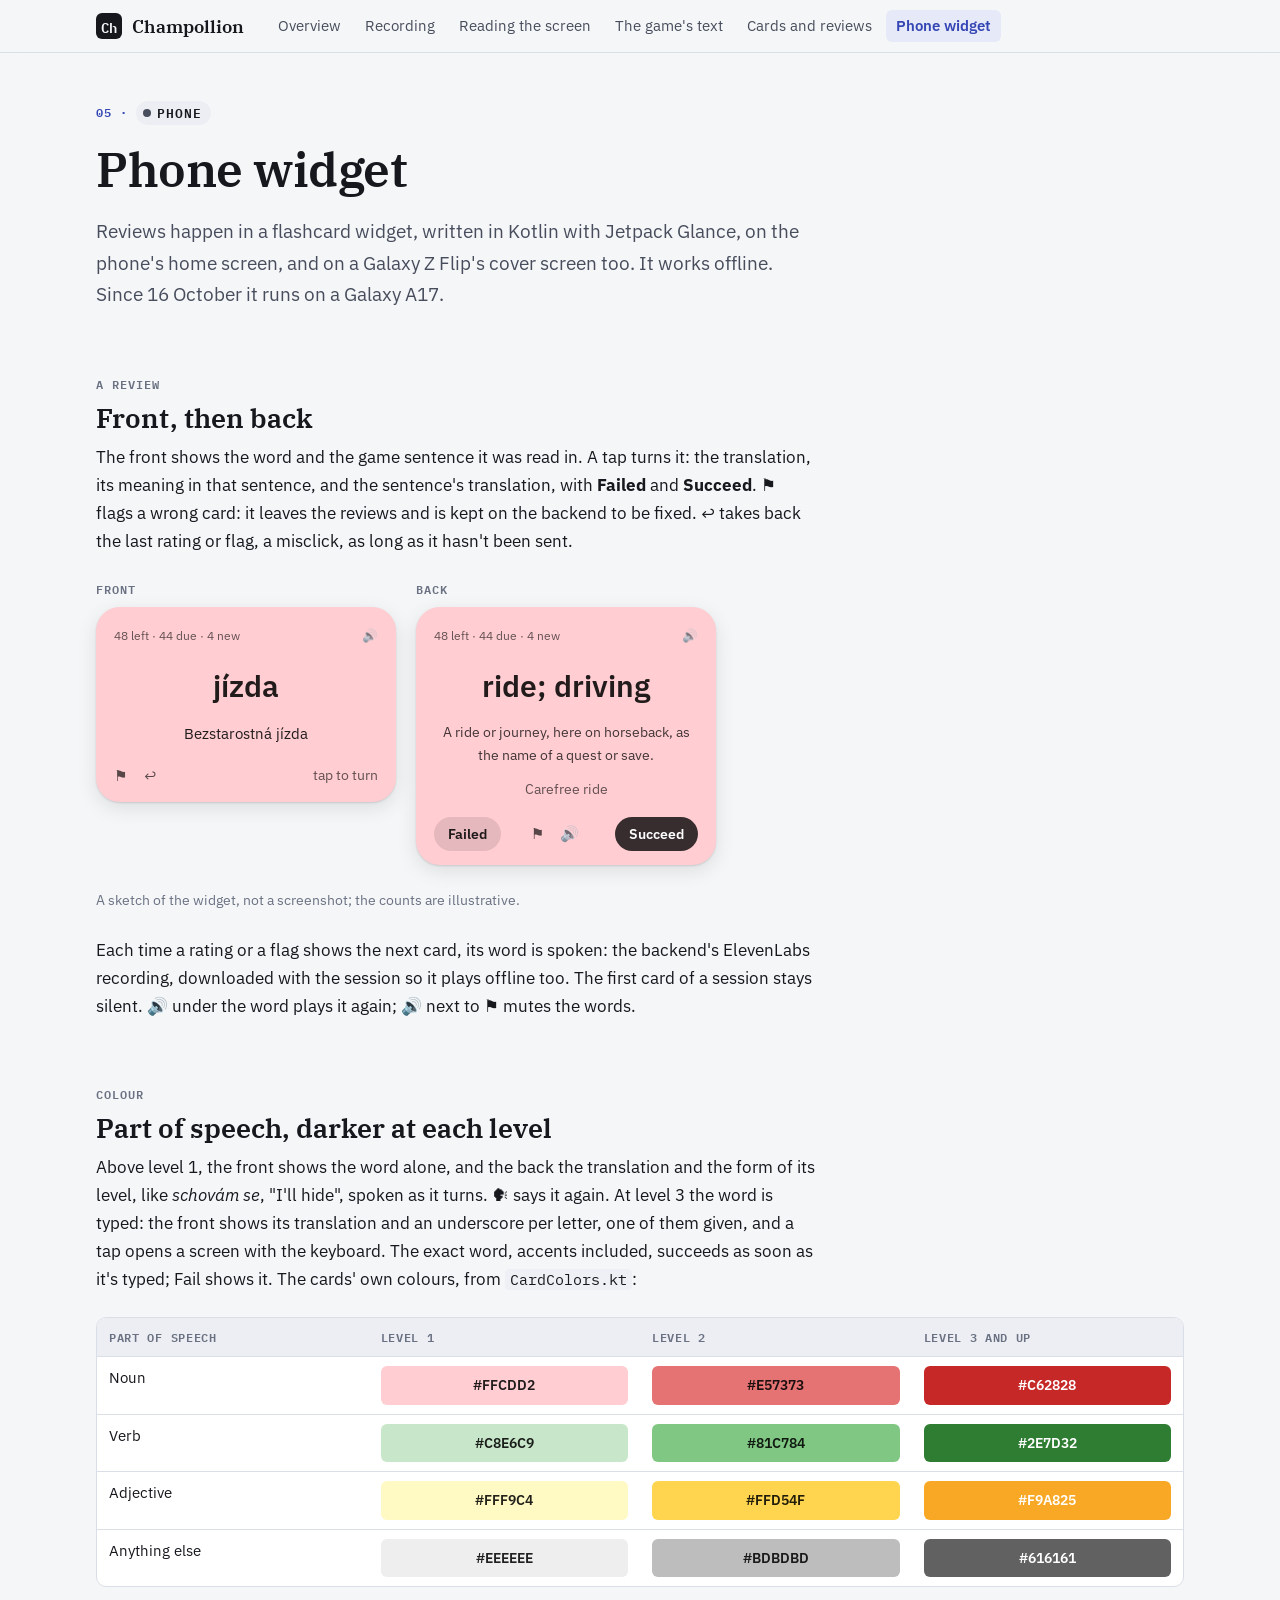
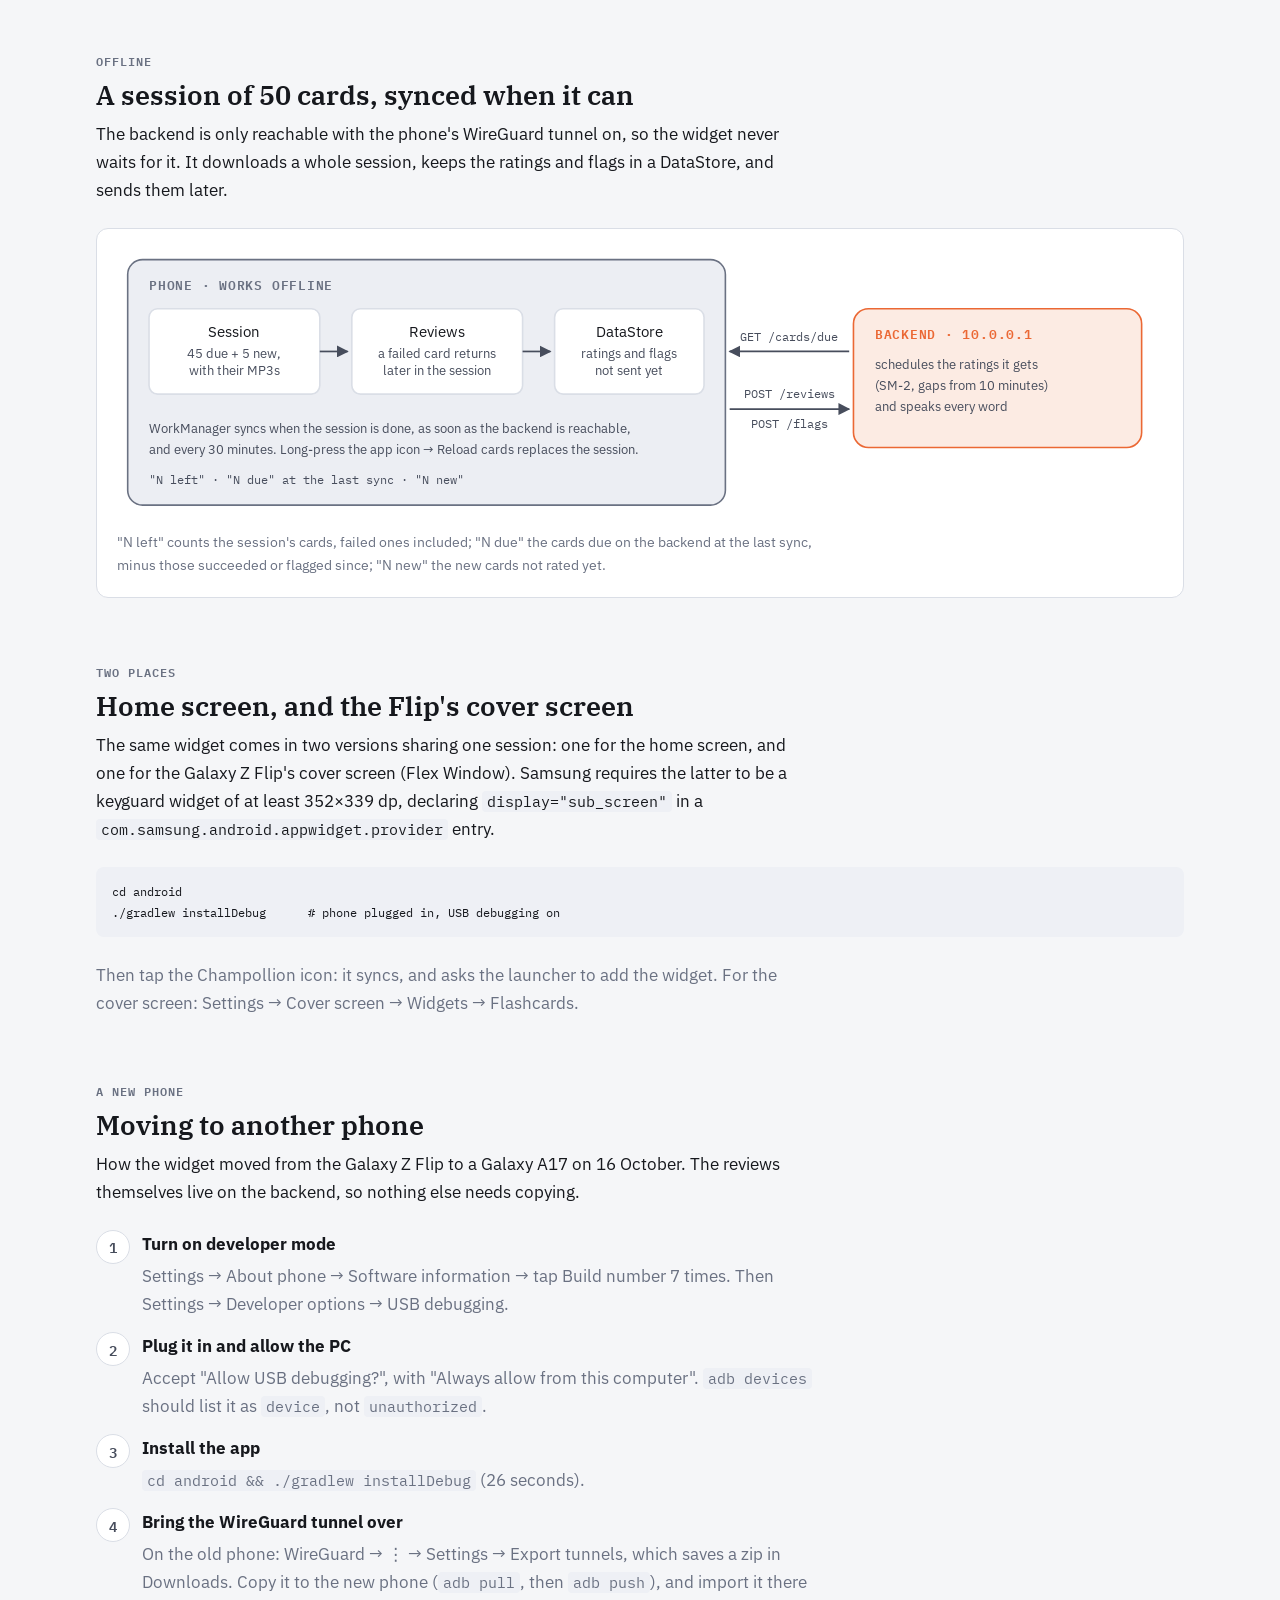
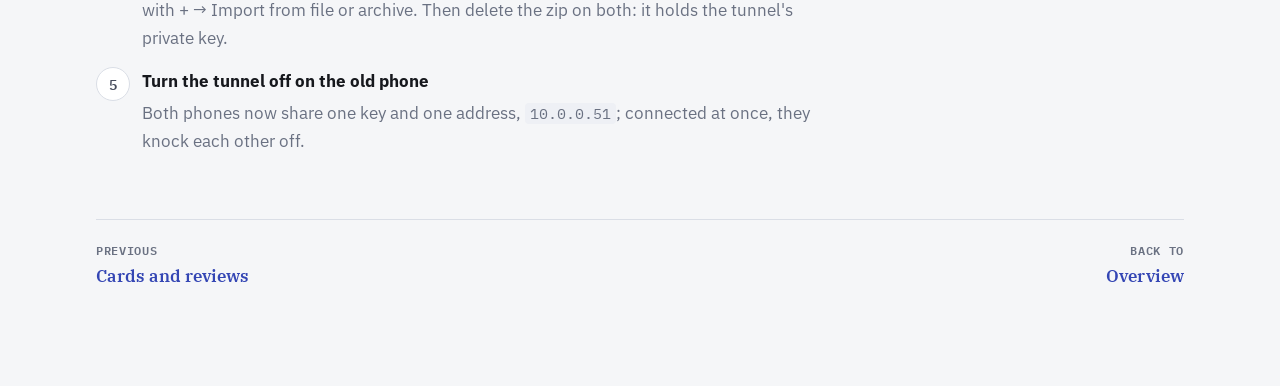
<file: website/phone.html>
<!doctype html>
<html lang="en">
<head>
<meta charset="utf-8">
<meta name="viewport" content="width=device-width, initial-scale=1, viewport-fit=cover">
<title>Phone Widget · Champollion</title>
<meta name="description" content="Champollion's flashcard widget for Android: reviewing on the home screen, offline.">
<link rel="preconnect" href="https://fonts.googleapis.com">
<link rel="preconnect" href="https://fonts.gstatic.com" crossorigin>
<link rel="stylesheet" href="https://fonts.googleapis.com/css2?family=IBM+Plex+Mono:wght@400;600&family=IBM+Plex+Sans:wght@400;600&family=IBM+Plex+Serif:wght@600&display=swap">
<link rel="stylesheet" href="assets/style.css">
<style>
  /* The widget's own colours (android/.../CardColors.kt), shown as they are
     on the phone in either theme. */
  .widgets { display: flex; flex-wrap: wrap; gap: 20px; align-items: start; }
  .widgets > div { width: min(100%, 300px); }
  .widget {
    width: 100%;
    border-radius: 24px;
    padding: 18px 18px 14px;
    display: grid;
    gap: 10px;
    box-shadow: 0 1px 2px rgb(0 0 0 / 0.12), 0 6px 20px rgb(0 0 0 / 0.10);
    font-family: Roboto, var(--sans);
  }
  .widget.noun1 { background: #ffcdd2; color: rgb(0 0 0 / 0.87); }
  .widget .top { display: flex; justify-content: space-between; font-size: 0.78rem; opacity: 0.7; }
  .widget .w { font-size: 1.9rem; font-weight: 600; text-align: center; padding-top: 6px; }
  .widget .s { text-align: center; font-size: 0.95rem; }
  .widget .t { text-align: center; font-size: 0.9rem; opacity: 0.7; }
  .widget .m { font-size: 0.86rem; opacity: 0.85; text-align: center; }
  .widget .row { display: flex; justify-content: space-between; align-items: center; gap: 8px; padding-top: 6px; }
  .widget .btn { border-radius: 999px; padding: 6px 14px; font-size: 0.85rem; font-weight: 600; }
  .widget .fail { background: rgb(0 0 0 / 0.10); }
  .widget .ok { background: rgb(0 0 0 / 0.78); color: #fff; }
  .widget .icons { font-size: 0.95rem; letter-spacing: 6px; opacity: 0.75; }
  .widget-label { font: 600 0.72rem var(--mono); letter-spacing: 0.08em; text-transform: uppercase; color: var(--muted); }
  .swatches td { width: 25%; }
  .sw { display: block; border-radius: 6px; padding: 8px 10px; font-size: 0.85rem; font-weight: 600; text-align: center; }
</style>
</head>
<body>
<header class="topbar">
  <div class="topbar-inner">
    <a class="brand" href="index.html"><span class="brand-mark">Ch</span>Champollion</a>
    <nav class="nav" aria-label="Pages">
      <a href="index.html">Overview</a>
      <a href="recording.html">Recording</a>
      <a href="reading.html">Reading the screen</a>
      <a href="game-text.html">The game's text</a>
      <a href="cards.html">Cards and reviews</a>
      <a href="phone.html" aria-current="page">Phone widget</a>
    </nav>
  </div>
</header>

<main>
  <section class="page-head">
    <div class="eyebrow">05 · <span class="chip phone"><span>Phone</span></span></div>
    <h1>Phone widget</h1>
    <p class="lede">Reviews happen in a flashcard widget, written in Kotlin with Jetpack Glance, on the phone's home screen, and on a Galaxy Z Flip's cover screen too. It works offline. Since 16 October it runs on a Galaxy A17.</p>
  </section>

  <section>
    <div class="section-head">
      <div class="eyebrow">A review</div>
      <h2>Front, then back</h2>
      <p>The front shows the word and the game sentence it was read in. A tap turns it: the translation, its meaning in that sentence, and the sentence's translation, with <strong>Failed</strong> and <strong>Succeed</strong>. ⚑ flags a wrong card: it leaves the reviews and is kept on the backend to be fixed. ↩ takes back the last rating or flag, a misclick, as long as it hasn't been sent.</p>
    </div>
    <div class="widgets" role="img" aria-label="The jízda card, front and back, as the widget shows it">
      <div style="display:grid;gap:8px">
        <span class="widget-label">Front</span>
        <div class="widget noun1">
          <div class="top"><span>48 left · 44 due · 4 new</span><span>🔊</span></div>
          <div class="w">jízda</div>
          <div class="s">Bezstarostná jízda</div>
          <div class="row"><span class="icons">⚑ ↩</span><span class="t">tap to turn</span></div>
        </div>
      </div>
      <div style="display:grid;gap:8px">
        <span class="widget-label">Back</span>
        <div class="widget noun1">
          <div class="top"><span>48 left · 44 due · 4 new</span><span>🔊</span></div>
          <div class="w">ride; driving</div>
          <div class="m">A ride or journey, here on horseback, as the name of a quest or save.</div>
          <div class="t">Carefree ride</div>
          <div class="row"><span class="btn fail">Failed</span><span class="icons">⚑ 🔊</span><span class="btn ok">Succeed</span></div>
        </div>
      </div>
    </div>
    <p class="prose muted small">A sketch of the widget, not a screenshot; the counts are illustrative.</p>
    <p class="prose">Each time a rating or a flag shows the next card, its word is spoken: the backend's ElevenLabs recording, downloaded with the session so it plays offline too. The first card of a session stays silent. 🔊 under the word plays it again; 🔊 next to ⚑ mutes the words.</p>
  </section>

  <section>
    <div class="section-head">
      <div class="eyebrow">Colour</div>
      <h2>Part of speech, darker at each level</h2>
      <p>Above level 1, the front shows the word alone, and the back the translation and the form of its level, like <em>schovám se</em>, "I'll hide", spoken as it turns. 🗣 says it again. At level 3 the word is typed: the front shows its translation and an underscore per letter, one of them given, and a tap opens a screen with the keyboard. The exact word, accents included, succeeds as soon as it's typed; Fail shows it. The cards' own colours, from <code>CardColors.kt</code>:</p>
    </div>
    <div class="table-wrap">
      <table class="swatches">
        <thead><tr><th>Part of speech</th><th>Level 1</th><th>Level 2</th><th>Level 3 and up</th></tr></thead>
        <tbody>
          <tr><td>Noun</td><td><span class="sw" style="background:#ffcdd2;color:rgb(0 0 0/.87)">#FFCDD2</span></td><td><span class="sw" style="background:#e57373;color:rgb(0 0 0/.87)">#E57373</span></td><td><span class="sw" style="background:#c62828;color:#fff">#C62828</span></td></tr>
          <tr><td>Verb</td><td><span class="sw" style="background:#c8e6c9;color:rgb(0 0 0/.87)">#C8E6C9</span></td><td><span class="sw" style="background:#81c784;color:rgb(0 0 0/.87)">#81C784</span></td><td><span class="sw" style="background:#2e7d32;color:#fff">#2E7D32</span></td></tr>
          <tr><td>Adjective</td><td><span class="sw" style="background:#fff9c4;color:rgb(0 0 0/.87)">#FFF9C4</span></td><td><span class="sw" style="background:#ffd54f;color:rgb(0 0 0/.87)">#FFD54F</span></td><td><span class="sw" style="background:#f9a825;color:#fff">#F9A825</span></td></tr>
          <tr><td>Anything else</td><td><span class="sw" style="background:#eeeeee;color:rgb(0 0 0/.87)">#EEEEEE</span></td><td><span class="sw" style="background:#bdbdbd;color:rgb(0 0 0/.87)">#BDBDBD</span></td><td><span class="sw" style="background:#616161;color:#fff">#616161</span></td></tr>
        </tbody>
      </table>
    </div>
  </section>

  <section>
    <div class="section-head">
      <div class="eyebrow">Offline</div>
      <h2>A session of 50 cards, synced when it can</h2>
      <p>The backend is only reachable with the phone's WireGuard tunnel on, so the widget never waits for it. It downloads a whole session, keeps the ratings and flags in a DataStore, and sends them later.</p>
    </div>
    <figure class="figure">
      <div class="diagram">
        <svg viewBox="0 0 980 250" role="img" aria-labelledby="sync-t">
          <title id="sync-t">How the widget syncs with the backend</title>
          <defs><marker id="ah5" viewBox="0 0 10 10" refX="9" refY="5" markerWidth="7" markerHeight="7" orient="auto"><path d="M0,0 L10,5 L0,10 z" class="dg-arrowhead"/></marker></defs>
          <rect x="10" y="10" width="560" height="230" rx="14" class="dg-phone"/>
          <text x="30" y="38" class="dg-head-phone">PHONE · WORKS OFFLINE</text>
          <rect x="30" y="56" width="160" height="80" rx="8" class="dg-box"/>
          <text x="110" y="82" class="dg-text" text-anchor="middle">Session</text>
          <text x="110" y="102" class="dg-small" text-anchor="middle">45 due + 5 new,</text>
          <text x="110" y="118" class="dg-small" text-anchor="middle">with their MP3s</text>
          <rect x="220" y="56" width="160" height="80" rx="8" class="dg-box"/>
          <text x="300" y="82" class="dg-text" text-anchor="middle">Reviews</text>
          <text x="300" y="102" class="dg-small" text-anchor="middle">a failed card returns</text>
          <text x="300" y="118" class="dg-small" text-anchor="middle">later in the session</text>
          <rect x="410" y="56" width="140" height="80" rx="8" class="dg-box"/>
          <text x="480" y="82" class="dg-text" text-anchor="middle">DataStore</text>
          <text x="480" y="102" class="dg-small" text-anchor="middle">ratings and flags</text>
          <text x="480" y="118" class="dg-small" text-anchor="middle">not sent yet</text>
          <path d="M190,96 H216" class="dg-arrow" marker-end="url(#ah5)"/>
          <path d="M380,96 H406" class="dg-arrow" marker-end="url(#ah5)"/>
          <text x="30" y="172" class="dg-small">WorkManager syncs when the session is done, as soon as the backend is reachable,</text>
          <text x="30" y="192" class="dg-small">and every 30 minutes. Long-press the app icon → Reload cards replaces the session.</text>
          <text x="30" y="220" class="dg-mono">"N left" · "N due" at the last sync · "N new"</text>

          <rect x="690" y="56" width="270" height="130" rx="14" class="dg-server"/>
          <text x="710" y="84" class="dg-head-server">BACKEND · 10.0.0.1</text>
          <text x="710" y="112" class="dg-small">schedules the ratings it gets</text>
          <text x="710" y="132" class="dg-small">(SM-2, gaps from 10 minutes)</text>
          <text x="710" y="152" class="dg-small">and speaks every word</text>
          <path d="M686,96 H574" class="dg-arrow" marker-end="url(#ah5)"/>
          <text x="630" y="86" class="dg-mono" text-anchor="middle">GET /cards/due</text>
          <path d="M574,150 H686" class="dg-arrow" marker-end="url(#ah5)"/>
          <text x="630" y="140" class="dg-mono" text-anchor="middle">POST /reviews</text>
          <text x="630" y="168" class="dg-mono" text-anchor="middle">POST /flags</text>
        </svg>
      </div>
      <figcaption>"N left" counts the session's cards, failed ones included; "N due" the cards due on the backend at the last sync, minus those succeeded or flagged since; "N new" the new cards not rated yet.</figcaption>
    </figure>
  </section>

  <section>
    <div class="section-head">
      <div class="eyebrow">Two places</div>
      <h2>Home screen, and the Flip's cover screen</h2>
      <p>The same widget comes in two versions sharing one session: one for the home screen, and one for the Galaxy Z Flip's cover screen (Flex Window). Samsung requires the latter to be a keyguard widget of at least 352×339 dp, declaring <code>display="sub_screen"</code> in a <code>com.samsung.android.appwidget.provider</code> entry.</p>
    </div>
    <pre><code>cd android
./gradlew installDebug      # phone plugged in, USB debugging on</code></pre>
    <p class="prose muted">Then tap the Champollion icon: it syncs, and asks the launcher to add the widget. For the cover screen: Settings → Cover screen → Widgets → Flashcards.</p>
  </section>

  <section>
    <div class="section-head">
      <div class="eyebrow">A new phone</div>
      <h2>Moving to another phone</h2>
      <p>How the widget moved from the Galaxy Z Flip to a Galaxy A17 on 16 October. The reviews themselves live on the backend, so nothing else needs copying.</p>
    </div>
    <ol class="steps prose">
      <li><div><strong>Turn on developer mode</strong><span class="muted">Settings → About phone → Software information → tap Build number 7 times. Then Settings → Developer options → USB debugging.</span></div></li>
      <li><div><strong>Plug it in and allow the PC</strong><span class="muted">Accept "Allow USB debugging?", with "Always allow from this computer". <code>adb devices</code> should list it as <code>device</code>, not <code>unauthorized</code>.</span></div></li>
      <li><div><strong>Install the app</strong><span class="muted"><code>cd android &amp;&amp; ./gradlew installDebug</code> (26 seconds).</span></div></li>
      <li><div><strong>Bring the WireGuard tunnel over</strong><span class="muted">On the old phone: WireGuard → ⋮ → Settings → Export tunnels, which saves a zip in Downloads. Copy it to the new phone (<code>adb pull</code>, then <code>adb push</code>), and import it there with + → Import from file or archive. Then delete the zip on both: it holds the tunnel's private key.</span></div></li>
      <li><div><strong>Turn the tunnel off on the old phone</strong><span class="muted">Both phones now share one key and one address, <code>10.0.0.51</code>; connected at once, they knock each other off.</span></div></li>
    </ol>
  </section>

  <nav class="next" aria-label="Next page">
    <a href="cards.html"><span>Previous</span><strong>Cards and reviews</strong></a>
    <a href="index.html" style="text-align:right"><span>Back to</span><strong>Overview</strong></a>
  </nav>
</main>
</body>
</html>
</file>
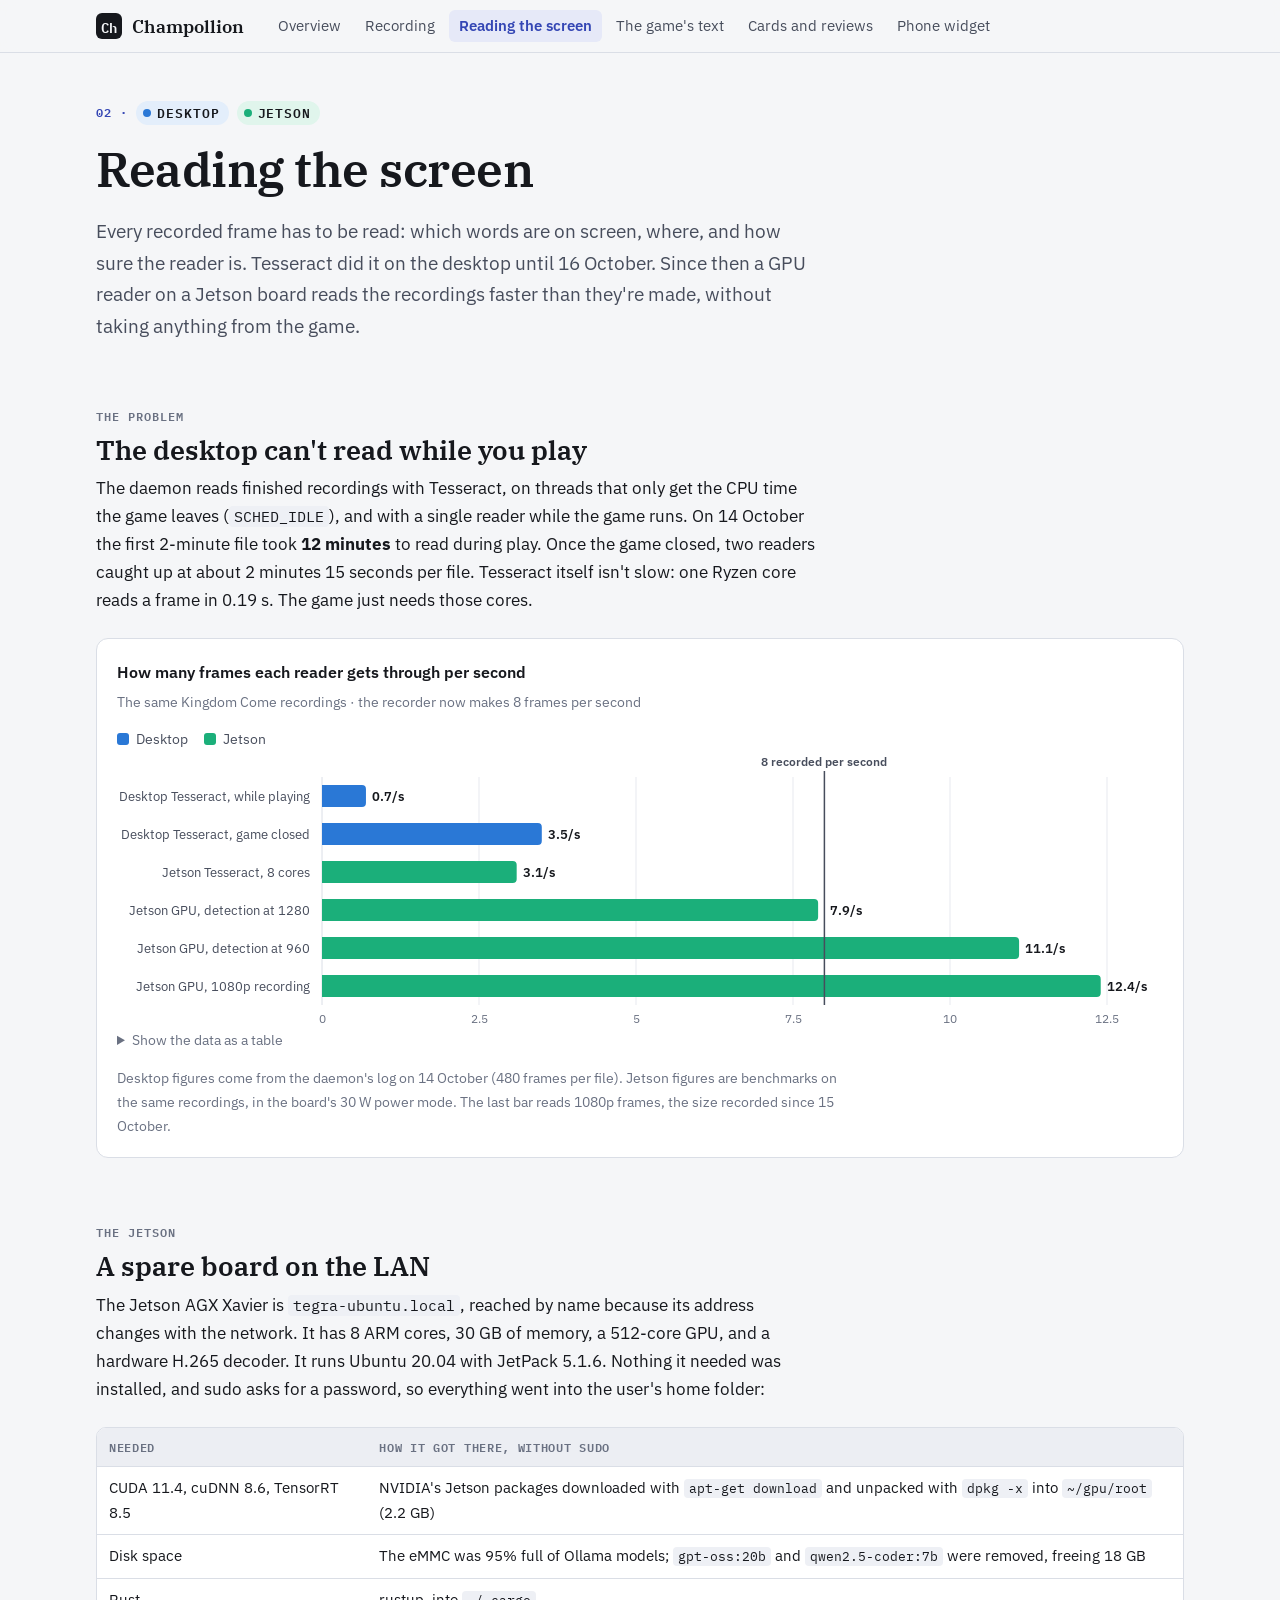
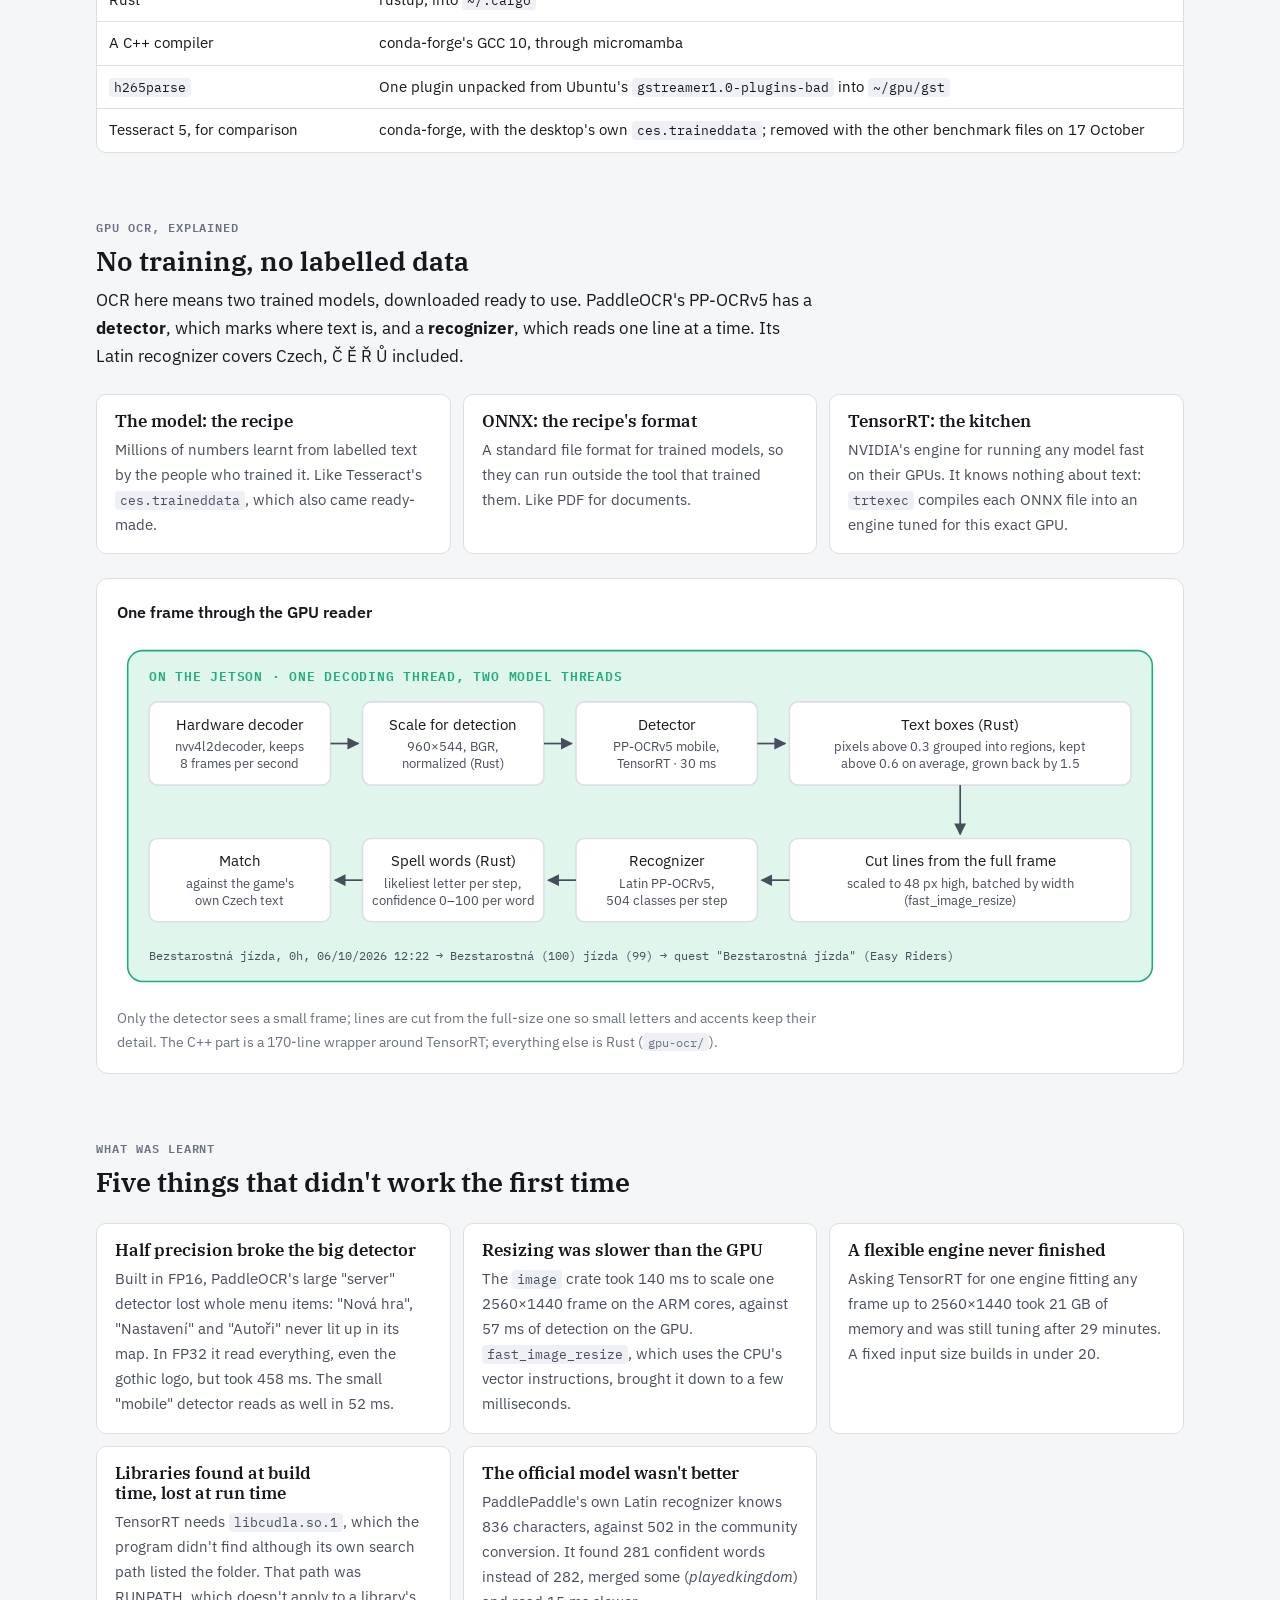
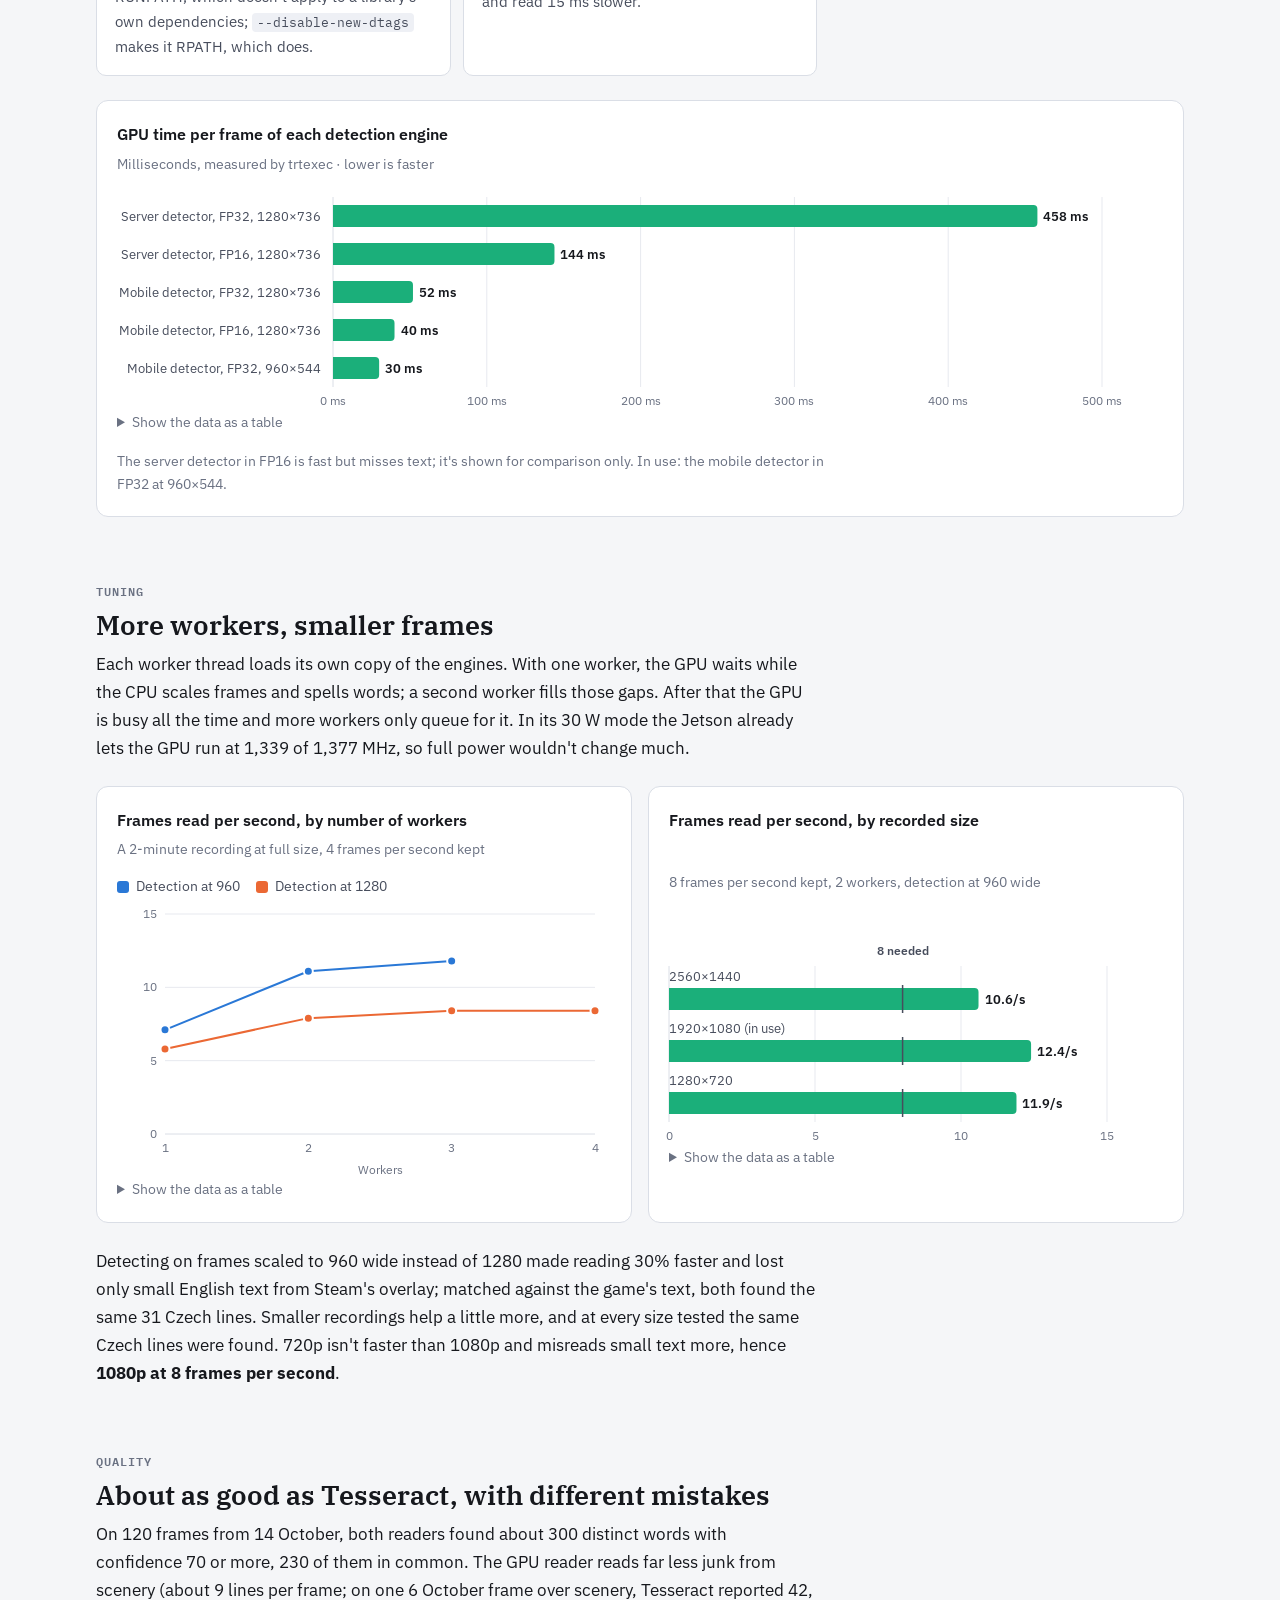
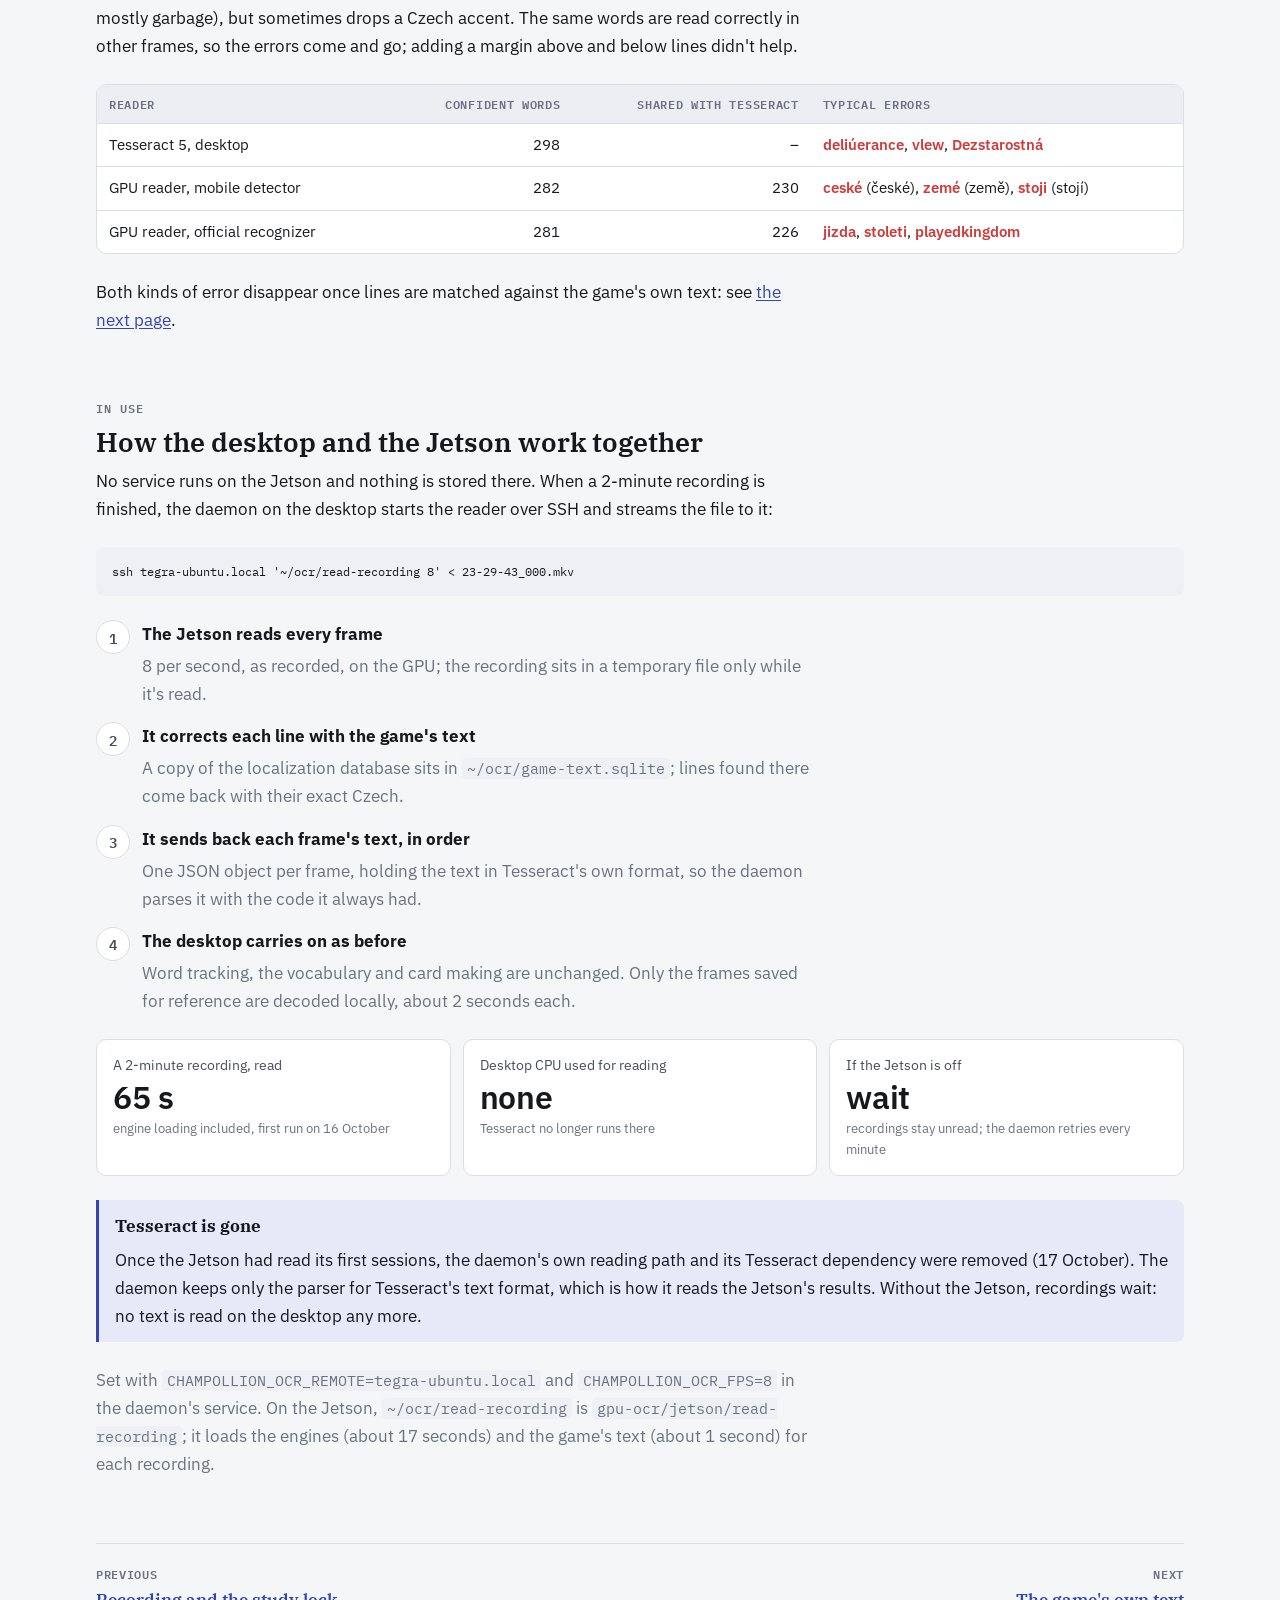
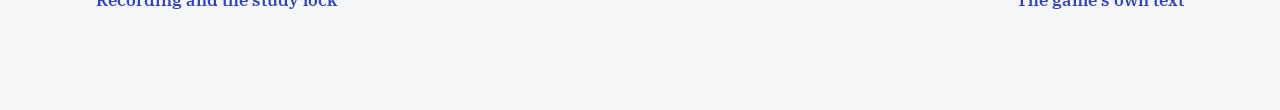
<file: website/reading.html>
<!doctype html>
<html lang="en">
<head>
<meta charset="utf-8">
<meta name="viewport" content="width=device-width, initial-scale=1, viewport-fit=cover">
<title>Reading the Screen · Champollion</title>
<meta name="description" content="How Champollion reads the text of the game: Tesseract on the desktop, and a GPU reader on a Jetson.">
<link rel="preconnect" href="https://fonts.googleapis.com">
<link rel="preconnect" href="https://fonts.gstatic.com" crossorigin>
<link rel="stylesheet" href="https://fonts.googleapis.com/css2?family=IBM+Plex+Mono:wght@400;600&family=IBM+Plex+Sans:wght@400;600&family=IBM+Plex+Serif:wght@600&display=swap">
<link rel="stylesheet" href="assets/style.css">
<script src="assets/charts.js" defer></script>
</head>
<body>
<header class="topbar">
  <div class="topbar-inner">
    <a class="brand" href="index.html"><span class="brand-mark">Ch</span>Champollion</a>
    <nav class="nav" aria-label="Pages">
      <a href="index.html">Overview</a>
      <a href="recording.html">Recording</a>
      <a href="reading.html" aria-current="page">Reading the screen</a>
      <a href="game-text.html">The game's text</a>
      <a href="cards.html">Cards and reviews</a>
      <a href="phone.html">Phone widget</a>
    </nav>
  </div>
</header>

<main>
  <section class="page-head">
    <div class="eyebrow">02 · <span class="chip desktop"><span>Desktop</span></span> <span class="chip jetson"><span>Jetson</span></span></div>
    <h1>Reading the screen</h1>
    <p class="lede">Every recorded frame has to be read: which words are on screen, where, and how sure the reader is. Tesseract did it on the desktop until 16 October. Since then a GPU reader on a Jetson board reads the recordings faster than they're made, without taking anything from the game.</p>
  </section>

  <section>
    <div class="section-head">
      <div class="eyebrow">The problem</div>
      <h2>The desktop can't read while you play</h2>
      <p>The daemon reads finished recordings with Tesseract, on threads that only get the CPU time the game leaves (<code>SCHED_IDLE</code>), and with a single reader while the game runs. On 14 October the first 2-minute file took <strong>12 minutes</strong> to read during play. Once the game closed, two readers caught up at about 2 minutes 15 seconds per file. Tesseract itself isn't slow: one Ryzen core reads a frame in 0.19 s. The game just needs those cores.</p>
    </div>
    <figure class="figure">
      <div class="figure-title">How many frames each reader gets through per second</div>
      <div class="figure-sub">The same Kingdom Come recordings · the recorder now makes 8 frames per second</div>
      <div id="chart-speed"></div>
      <figcaption>Desktop figures come from the daemon's log on 14 October (480 frames per file). Jetson figures are benchmarks on the same recordings, in the board's 30 W power mode. The last bar reads 1080p frames, the size recorded since 15 October.</figcaption>
    </figure>
  </section>

  <section>
    <div class="section-head">
      <div class="eyebrow">The Jetson</div>
      <h2>A spare board on the LAN</h2>
      <p>The Jetson AGX Xavier is <code>tegra-ubuntu.local</code>, reached by name because its address changes with the network. It has 8 ARM cores, 30 GB of memory, a 512-core GPU, and a hardware H.265 decoder. It runs Ubuntu 20.04 with JetPack 5.1.6. Nothing it needed was installed, and sudo asks for a password, so everything went into the user's home folder:</p>
    </div>
    <div class="table-wrap">
      <table>
        <thead><tr><th>Needed</th><th>How it got there, without sudo</th></tr></thead>
        <tbody>
          <tr><td>CUDA 11.4, cuDNN 8.6, TensorRT 8.5</td><td>NVIDIA's Jetson packages downloaded with <code>apt-get download</code> and unpacked with <code>dpkg -x</code> into <code>~/gpu/root</code> (2.2 GB)</td></tr>
          <tr><td>Disk space</td><td>The eMMC was 95% full of Ollama models; <code>gpt-oss:20b</code> and <code>qwen2.5-coder:7b</code> were removed, freeing 18 GB</td></tr>
          <tr><td>Rust</td><td>rustup, into <code>~/.cargo</code></td></tr>
          <tr><td>A C++ compiler</td><td>conda-forge's GCC 10, through micromamba</td></tr>
          <tr><td><code>h265parse</code></td><td>One plugin unpacked from Ubuntu's <code>gstreamer1.0-plugins-bad</code> into <code>~/gpu/gst</code></td></tr>
          <tr><td>Tesseract 5, for comparison</td><td>conda-forge, with the desktop's own <code>ces.traineddata</code>; removed with the other benchmark files on 17 October</td></tr>
        </tbody>
      </table>
    </div>
  </section>

  <section>
    <div class="section-head">
      <div class="eyebrow">GPU OCR, explained</div>
      <h2>No training, no labelled data</h2>
      <p>OCR here means two trained models, downloaded ready to use. PaddleOCR's PP-OCRv5 has a <strong>detector</strong>, which marks where text is, and a <strong>recognizer</strong>, which reads one line at a time. Its Latin recognizer covers Czech, Č Ě Ř Ů included.</p>
    </div>
    <div class="lessons">
      <div class="lesson"><h3>The model: the recipe</h3><p>Millions of numbers learnt from labelled text by the people who trained it. Like Tesseract's <code>ces.traineddata</code>, which also came ready-made.</p></div>
      <div class="lesson"><h3>ONNX: the recipe's format</h3><p>A standard file format for trained models, so they can run outside the tool that trained them. Like PDF for documents.</p></div>
      <div class="lesson"><h3>TensorRT: the kitchen</h3><p>NVIDIA's engine for running any model fast on their GPUs. It knows nothing about text: <code>trtexec</code> compiles each ONNX file into an engine tuned for this exact GPU.</p></div>
    </div>
    <figure class="figure">
      <div class="figure-title">One frame through the GPU reader</div>
      <div class="diagram">
        <svg viewBox="0 0 980 330" role="img" aria-labelledby="ocr-t">
          <title id="ocr-t">The GPU reader's steps for one frame</title>
          <defs><marker id="ah3" viewBox="0 0 10 10" refX="9" refY="5" markerWidth="7" markerHeight="7" orient="auto"><path d="M0,0 L10,5 L0,10 z" class="dg-arrowhead"/></marker></defs>
          <rect x="10" y="10" width="960" height="310" rx="14" class="dg-jetson"/>
          <text x="30" y="38" class="dg-head-jetson">ON THE JETSON · ONE DECODING THREAD, TWO MODEL THREADS</text>
          <!-- row 1 -->
          <rect x="30" y="58" width="170" height="78" rx="8" class="dg-box"/>
          <text x="115" y="84" class="dg-text" text-anchor="middle">Hardware decoder</text>
          <text x="115" y="104" class="dg-small" text-anchor="middle">nvv4l2decoder, keeps</text>
          <text x="115" y="120" class="dg-small" text-anchor="middle">8 frames per second</text>
          <rect x="230" y="58" width="170" height="78" rx="8" class="dg-box"/>
          <text x="315" y="84" class="dg-text" text-anchor="middle">Scale for detection</text>
          <text x="315" y="104" class="dg-small" text-anchor="middle">960×544, BGR,</text>
          <text x="315" y="120" class="dg-small" text-anchor="middle">normalized (Rust)</text>
          <rect x="430" y="58" width="170" height="78" rx="8" class="dg-box"/>
          <text x="515" y="84" class="dg-text" text-anchor="middle">Detector</text>
          <text x="515" y="104" class="dg-small" text-anchor="middle">PP-OCRv5 mobile,</text>
          <text x="515" y="120" class="dg-small" text-anchor="middle">TensorRT · 30 ms</text>
          <rect x="630" y="58" width="320" height="78" rx="8" class="dg-box"/>
          <text x="790" y="84" class="dg-text" text-anchor="middle">Text boxes (Rust)</text>
          <text x="790" y="104" class="dg-small" text-anchor="middle">pixels above 0.3 grouped into regions, kept</text>
          <text x="790" y="120" class="dg-small" text-anchor="middle">above 0.6 on average, grown back by 1.5</text>
          <!-- row 2 -->
          <rect x="630" y="186" width="320" height="78" rx="8" class="dg-box"/>
          <text x="790" y="212" class="dg-text" text-anchor="middle">Cut lines from the full frame</text>
          <text x="790" y="232" class="dg-small" text-anchor="middle">scaled to 48 px high, batched by width</text>
          <text x="790" y="248" class="dg-small" text-anchor="middle">(fast_image_resize)</text>
          <rect x="430" y="186" width="170" height="78" rx="8" class="dg-box"/>
          <text x="515" y="212" class="dg-text" text-anchor="middle">Recognizer</text>
          <text x="515" y="232" class="dg-small" text-anchor="middle">Latin PP-OCRv5,</text>
          <text x="515" y="248" class="dg-small" text-anchor="middle">504 classes per step</text>
          <rect x="230" y="186" width="170" height="78" rx="8" class="dg-box"/>
          <text x="315" y="212" class="dg-text" text-anchor="middle">Spell words (Rust)</text>
          <text x="315" y="232" class="dg-small" text-anchor="middle">likeliest letter per step,</text>
          <text x="315" y="248" class="dg-small" text-anchor="middle">confidence 0–100 per word</text>
          <rect x="30" y="186" width="170" height="78" rx="8" class="dg-box"/>
          <text x="115" y="212" class="dg-text" text-anchor="middle">Match</text>
          <text x="115" y="232" class="dg-small" text-anchor="middle">against the game's</text>
          <text x="115" y="248" class="dg-small" text-anchor="middle">own Czech text</text>
          <path d="M200,97 H226" class="dg-arrow" marker-end="url(#ah3)"/>
          <path d="M400,97 H426" class="dg-arrow" marker-end="url(#ah3)"/>
          <path d="M600,97 H626" class="dg-arrow" marker-end="url(#ah3)"/>
          <path d="M790,136 V182" class="dg-arrow" marker-end="url(#ah3)"/>
          <path d="M630,225 H604" class="dg-arrow" marker-end="url(#ah3)"/>
          <path d="M430,225 H404" class="dg-arrow" marker-end="url(#ah3)"/>
          <path d="M230,225 H204" class="dg-arrow" marker-end="url(#ah3)"/>
          <text x="30" y="300" class="dg-mono">Bezstarostná jízda, 0h, 06/10/2026 12:22  →  Bezstarostná (100) jízda (99)  →  quest "Bezstarostná jízda" (Easy Riders)</text>
        </svg>
      </div>
      <figcaption>Only the detector sees a small frame; lines are cut from the full-size one so small letters and accents keep their detail. The C++ part is a 170-line wrapper around TensorRT; everything else is Rust (<code>gpu-ocr/</code>).</figcaption>
    </figure>
  </section>

  <section>
    <div class="section-head">
      <div class="eyebrow">What was learnt</div>
      <h2>Five things that didn't work the first time</h2>
    </div>
    <div class="lessons">
      <div class="lesson"><h3>Half precision broke the big detector</h3><p>Built in FP16, PaddleOCR's large "server" detector lost whole menu items: "Nová hra", "Nastavení" and "Autoři" never lit up in its map. In FP32 it read everything, even the gothic logo, but took 458 ms. The small "mobile" detector reads as well in 52 ms.</p></div>
      <div class="lesson"><h3>Resizing was slower than the GPU</h3><p>The <code>image</code> crate took 140 ms to scale one 2560×1440 frame on the ARM cores, against 57 ms of detection on the GPU. <code>fast_image_resize</code>, which uses the CPU's vector instructions, brought it down to a few milliseconds.</p></div>
      <div class="lesson"><h3>A flexible engine never finished</h3><p>Asking TensorRT for one engine fitting any frame up to 2560×1440 took 21 GB of memory and was still tuning after 29 minutes. A fixed input size builds in under 20.</p></div>
      <div class="lesson"><h3>Libraries found at build time, lost at run time</h3><p>TensorRT needs <code>libcudla.so.1</code>, which the program didn't find although its own search path listed the folder. That path was RUNPATH, which doesn't apply to a library's own dependencies; <code>--disable-new-dtags</code> makes it RPATH, which does.</p></div>
      <div class="lesson"><h3>The official model wasn't better</h3><p>PaddlePaddle's own Latin recognizer knows 836 characters, against 502 in the community conversion. It found 281 confident words instead of 282, merged some (<em>playedkingdom</em>) and read 15 ms slower.</p></div>
    </div>
    <figure class="figure">
      <div class="figure-title">GPU time per frame of each detection engine</div>
      <div class="figure-sub">Milliseconds, measured by trtexec · lower is faster</div>
      <div id="chart-engines"></div>
      <figcaption>The server detector in FP16 is fast but misses text; it's shown for comparison only. In use: the mobile detector in FP32 at 960×544.</figcaption>
    </figure>
  </section>

  <section>
    <div class="section-head">
      <div class="eyebrow">Tuning</div>
      <h2>More workers, smaller frames</h2>
      <p>Each worker thread loads its own copy of the engines. With one worker, the GPU waits while the CPU scales frames and spells words; a second worker fills those gaps. After that the GPU is busy all the time and more workers only queue for it. In its 30 W mode the Jetson already lets the GPU run at 1,339 of 1,377 MHz, so full power wouldn't change much.</p>
    </div>
    <div class="two">
      <figure class="figure">
        <div class="figure-title">Frames read per second, by number of workers</div>
        <div class="figure-sub">A 2-minute recording at full size, 4 frames per second kept</div>
        <div id="chart-workers"></div>
      </figure>
      <figure class="figure">
        <div class="figure-title">Frames read per second, by recorded size</div>
        <div class="figure-sub">8 frames per second kept, 2 workers, detection at 960 wide</div>
        <div id="chart-sizes"></div>
      </figure>
    </div>
    <p class="prose">Detecting on frames scaled to 960 wide instead of 1280 made reading 30% faster and lost only small English text from Steam's overlay; matched against the game's text, both found the same 31 Czech lines. Smaller recordings help a little more, and at every size tested the same Czech lines were found. 720p isn't faster than 1080p and misreads small text more, hence <strong>1080p at 8 frames per second</strong>.</p>
  </section>

  <section>
    <div class="section-head">
      <div class="eyebrow">Quality</div>
      <h2>About as good as Tesseract, with different mistakes</h2>
      <p>On 120 frames from 14 October, both readers found about 300 distinct words with confidence 70 or more, 230 of them in common. The GPU reader reads far less junk from scenery (about 9 lines per frame; on one 6 October frame over scenery, Tesseract reported 42, mostly garbage), but sometimes drops a Czech accent. The same words are read correctly in other frames, so the errors come and go; adding a margin above and below lines didn't help.</p>
    </div>
    <div class="table-wrap">
      <table>
        <thead><tr><th>Reader</th><th class="num">Confident words</th><th class="num">Shared with Tesseract</th><th>Typical errors</th></tr></thead>
        <tbody>
          <tr><td>Tesseract 5, desktop</td><td class="num">298</td><td class="num">–</td><td><span class="err">deliúerance</span>, <span class="err">vlew</span>, <span class="err">Dezstarostná</span></td></tr>
          <tr><td>GPU reader, mobile detector</td><td class="num">282</td><td class="num">230</td><td><span class="err">ceské</span> (české), <span class="err">zemé</span> (země), <span class="err">stoji</span> (stojí)</td></tr>
          <tr><td>GPU reader, official recognizer</td><td class="num">281</td><td class="num">226</td><td><span class="err">jizda</span>, <span class="err">stoleti</span>, <span class="err">playedkingdom</span></td></tr>
        </tbody>
      </table>
    </div>
    <p class="prose">Both kinds of error disappear once lines are matched against the game's own text: see <a href="game-text.html">the next page</a>.</p>
  </section>

  <section>
    <div class="section-head">
      <div class="eyebrow">In use</div>
      <h2>How the desktop and the Jetson work together</h2>
      <p>No service runs on the Jetson and nothing is stored there. When a 2-minute recording is finished, the daemon on the desktop starts the reader over SSH and streams the file to it:</p>
    </div>
    <pre><code>ssh tegra-ubuntu.local '~/ocr/read-recording 8' &lt; 23-29-43_000.mkv</code></pre>
    <ol class="steps prose">
      <li><div><strong>The Jetson reads every frame</strong><span class="muted">8 per second, as recorded, on the GPU; the recording sits in a temporary file only while it's read.</span></div></li>
      <li><div><strong>It corrects each line with the game's text</strong><span class="muted">A copy of the localization database sits in <code>~/ocr/game-text.sqlite</code>; lines found there come back with their exact Czech.</span></div></li>
      <li><div><strong>It sends back each frame's text, in order</strong><span class="muted">One JSON object per frame, holding the text in Tesseract's own format, so the daemon parses it with the code it always had.</span></div></li>
      <li><div><strong>The desktop carries on as before</strong><span class="muted">Word tracking, the vocabulary and card making are unchanged. Only the frames saved for reference are decoded locally, about 2 seconds each.</span></div></li>
    </ol>
    <div class="stats">
      <div class="stat"><span class="label">A 2-minute recording, read</span><span class="value">65 s</span><span class="note">engine loading included, first run on 16 October</span></div>
      <div class="stat"><span class="label">Desktop CPU used for reading</span><span class="value">none</span><span class="note">Tesseract no longer runs there</span></div>
      <div class="stat"><span class="label">If the Jetson is off</span><span class="value">wait</span><span class="note">recordings stay unread; the daemon retries every minute</span></div>
    </div>
    <div class="callout">
      <strong>Tesseract is gone</strong>
      <p>Once the Jetson had read its first sessions, the daemon's own reading path and its Tesseract dependency were removed (17 October). The daemon keeps only the parser for Tesseract's text format, which is how it reads the Jetson's results. Without the Jetson, recordings wait: no text is read on the desktop any more.</p>
    </div>
    <p class="prose muted">Set with <code>CHAMPOLLION_OCR_REMOTE=tegra-ubuntu.local</code> and <code>CHAMPOLLION_OCR_FPS=8</code> in the daemon's service. On the Jetson, <code>~/ocr/read-recording</code> is <code>gpu-ocr/jetson/read-recording</code>; it loads the engines (about 17 seconds) and the game's text (about 1 second) for each recording.</p>
  </section>

  <nav class="next" aria-label="Next page">
    <a href="recording.html"><span>Previous</span><strong>Recording and the study lock</strong></a>
    <a href="game-text.html" style="text-align:right"><span>Next</span><strong>The game's own text</strong></a>
  </nav>
</main>

<script>
document.addEventListener("DOMContentLoaded", () => {
  const perSecond = (v) => v.toFixed(1) + "/s";
  const speed = [
    { label: "Desktop Tesseract, while playing", value: 0.7, color: "series-1", note: "first file of 14 October: 480 frames in 12 minutes" },
    { label: "Desktop Tesseract, game closed", value: 3.5, color: "series-1", note: "2 workers; files took 88 to 166 s" },
    { label: "Jetson Tesseract, 8 cores", value: 3.1, color: "series-3", note: "8 processes, one per core" },
    { label: "Jetson GPU, detection at 1280", value: 7.9, color: "series-3", note: "2 workers, full-size recording" },
    { label: "Jetson GPU, detection at 960", value: 11.1, color: "series-3", note: "2 workers, full-size recording" },
    { label: "Jetson GPU, 1080p recording", value: 12.4, color: "series-3", note: "2 workers, detection at 960, 8 frames/s kept" },
  ];
  Charts.bars(document.getElementById("chart-speed"), {
    title: "Frames read per second by each reader",
    data: speed,
    legend: [{ color: "series-1", name: "Desktop" }, { color: "series-3", name: "Jetson" }],
    target: { value: 8, label: "8 recorded per second" },
    format: perSecond,
    unit: "frames per second",
    table: { head: ["Reader", "Frames per second"], rows: speed.map((d) => [d.label, d.value.toFixed(1)]) },
  });

  const engines = [
    { label: "Server detector, FP32, 1280×736", value: 458, note: "reads everything, too slow" },
    { label: "Server detector, FP16, 1280×736", value: 144, note: "misses whole menu items" },
    { label: "Mobile detector, FP32, 1280×736", value: 52 },
    { label: "Mobile detector, FP16, 1280×736", value: 40, note: "same words as FP32 on 120 frames" },
    { label: "Mobile detector, FP32, 960×544", value: 30, note: "in use" },
  ].map((d) => ({ ...d, color: "series-3" }));
  Charts.bars(document.getElementById("chart-engines"), {
    title: "GPU time per frame of each detection engine, in milliseconds",
    data: engines,
    format: (v) => v + " ms",
    tick: (v) => v + " ms",
    table: { head: ["Engine", "Milliseconds"], rows: engines.map((d) => [d.label, d.value]) },
  });

  Charts.lines(document.getElementById("chart-workers"), {
    title: "Frames read per second by number of workers",
    x: [1, 2, 3, 4],
    xName: "Workers:",
    xLabel: "Workers",
    series: [
      { name: "Detection at 960", color: "series-1", values: [7.1, 11.1, 11.8, null] },
      { name: "Detection at 1280", color: "series-2", values: [5.8, 7.9, 8.4, 8.4] },
    ],
    legend: [{ color: "series-1", name: "Detection at 960" }, { color: "series-2", name: "Detection at 1280" }],
    format: perSecond,
    unit: "frames per second",
    table: { head: ["Workers", "At 960", "At 1280"], rows: [[1, 7.1, 5.8], [2, 11.1, 7.9], [3, 11.8, 8.4], [4, "–", 8.4]] },
  });

  const sizes = [
    { label: "2560×1440", value: 10.6 },
    { label: "1920×1080 (in use)", value: 12.4 },
    { label: "1280×720", value: 11.9 },
  ].map((d) => ({ ...d, color: "series-3" }));
  Charts.bars(document.getElementById("chart-sizes"), {
    title: "Frames read per second by recorded size",
    data: sizes,
    target: { value: 8, label: "8 needed" },
    format: perSecond,
    unit: "frames per second",
    table: { head: ["Recorded size", "Frames per second"], rows: sizes.map((d) => [d.label, d.value.toFixed(1)]) },
  });
});
</script>
</body>
</html>
</file>
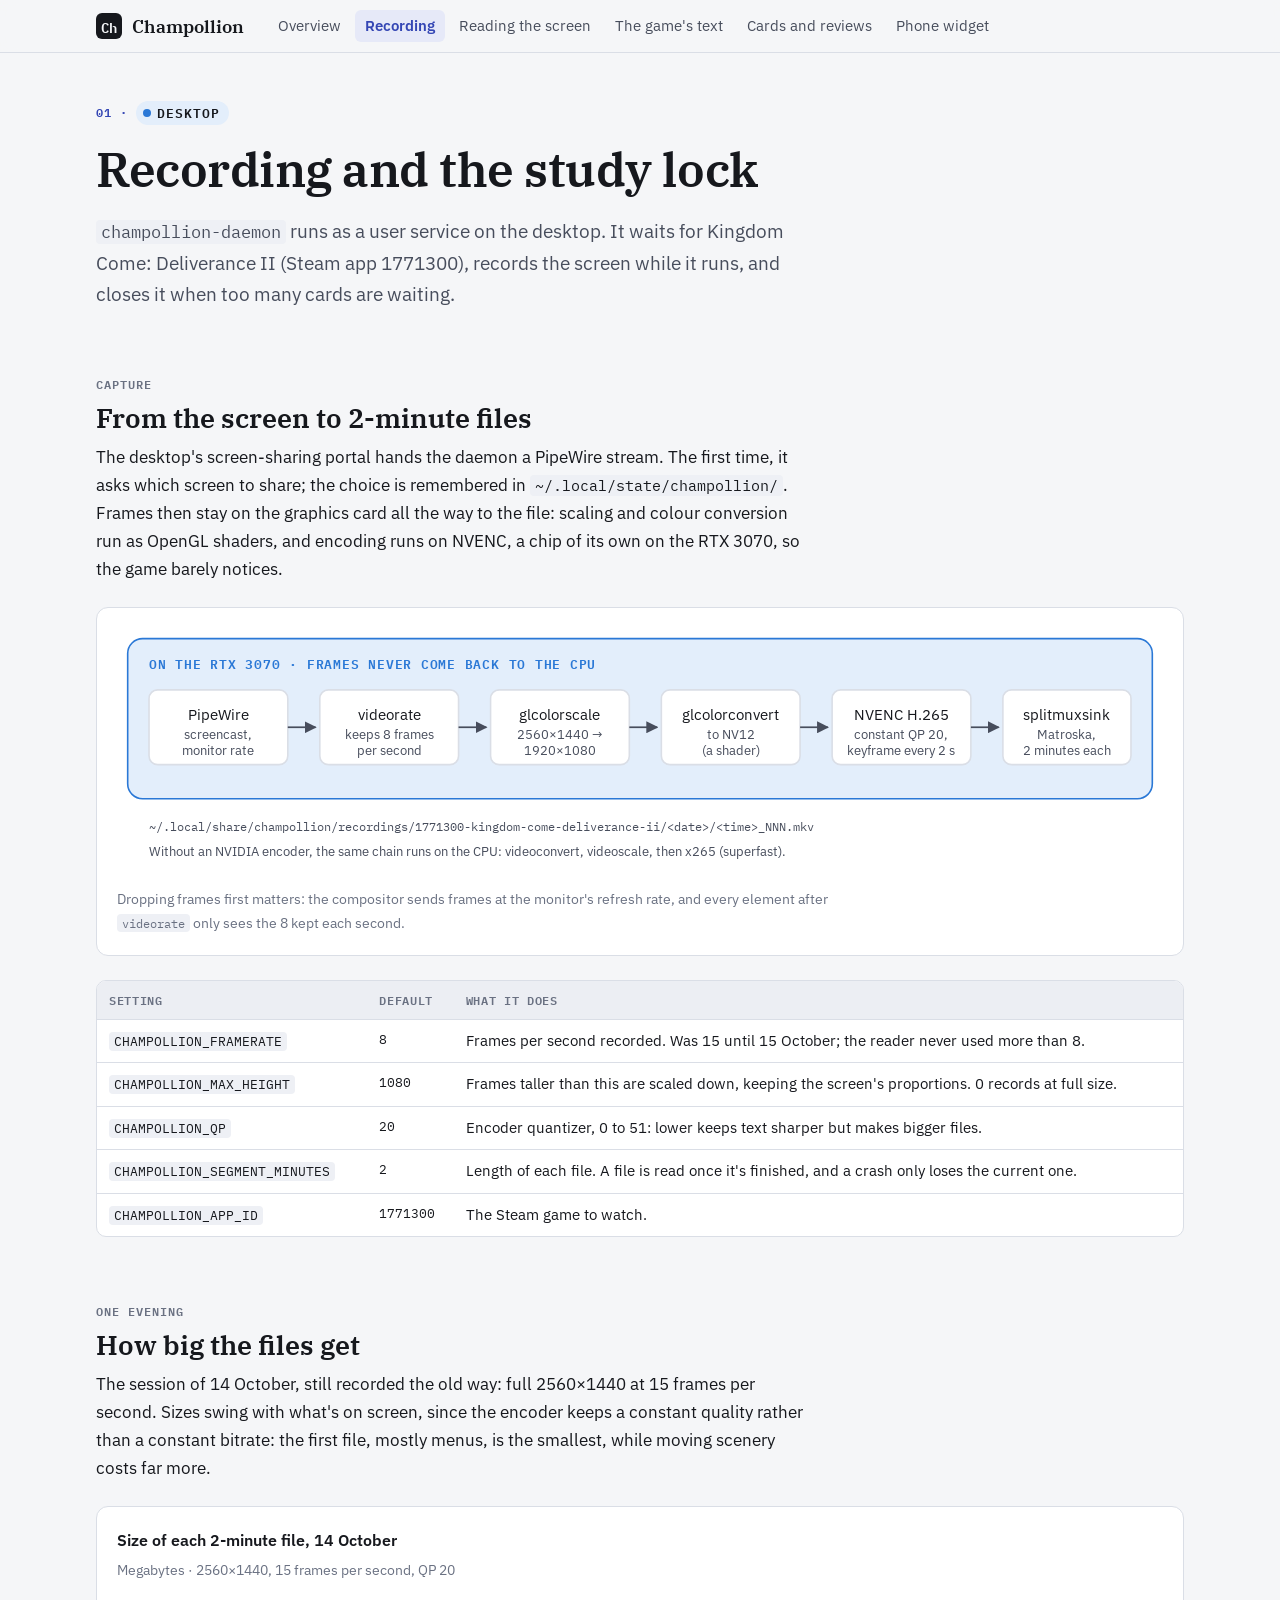
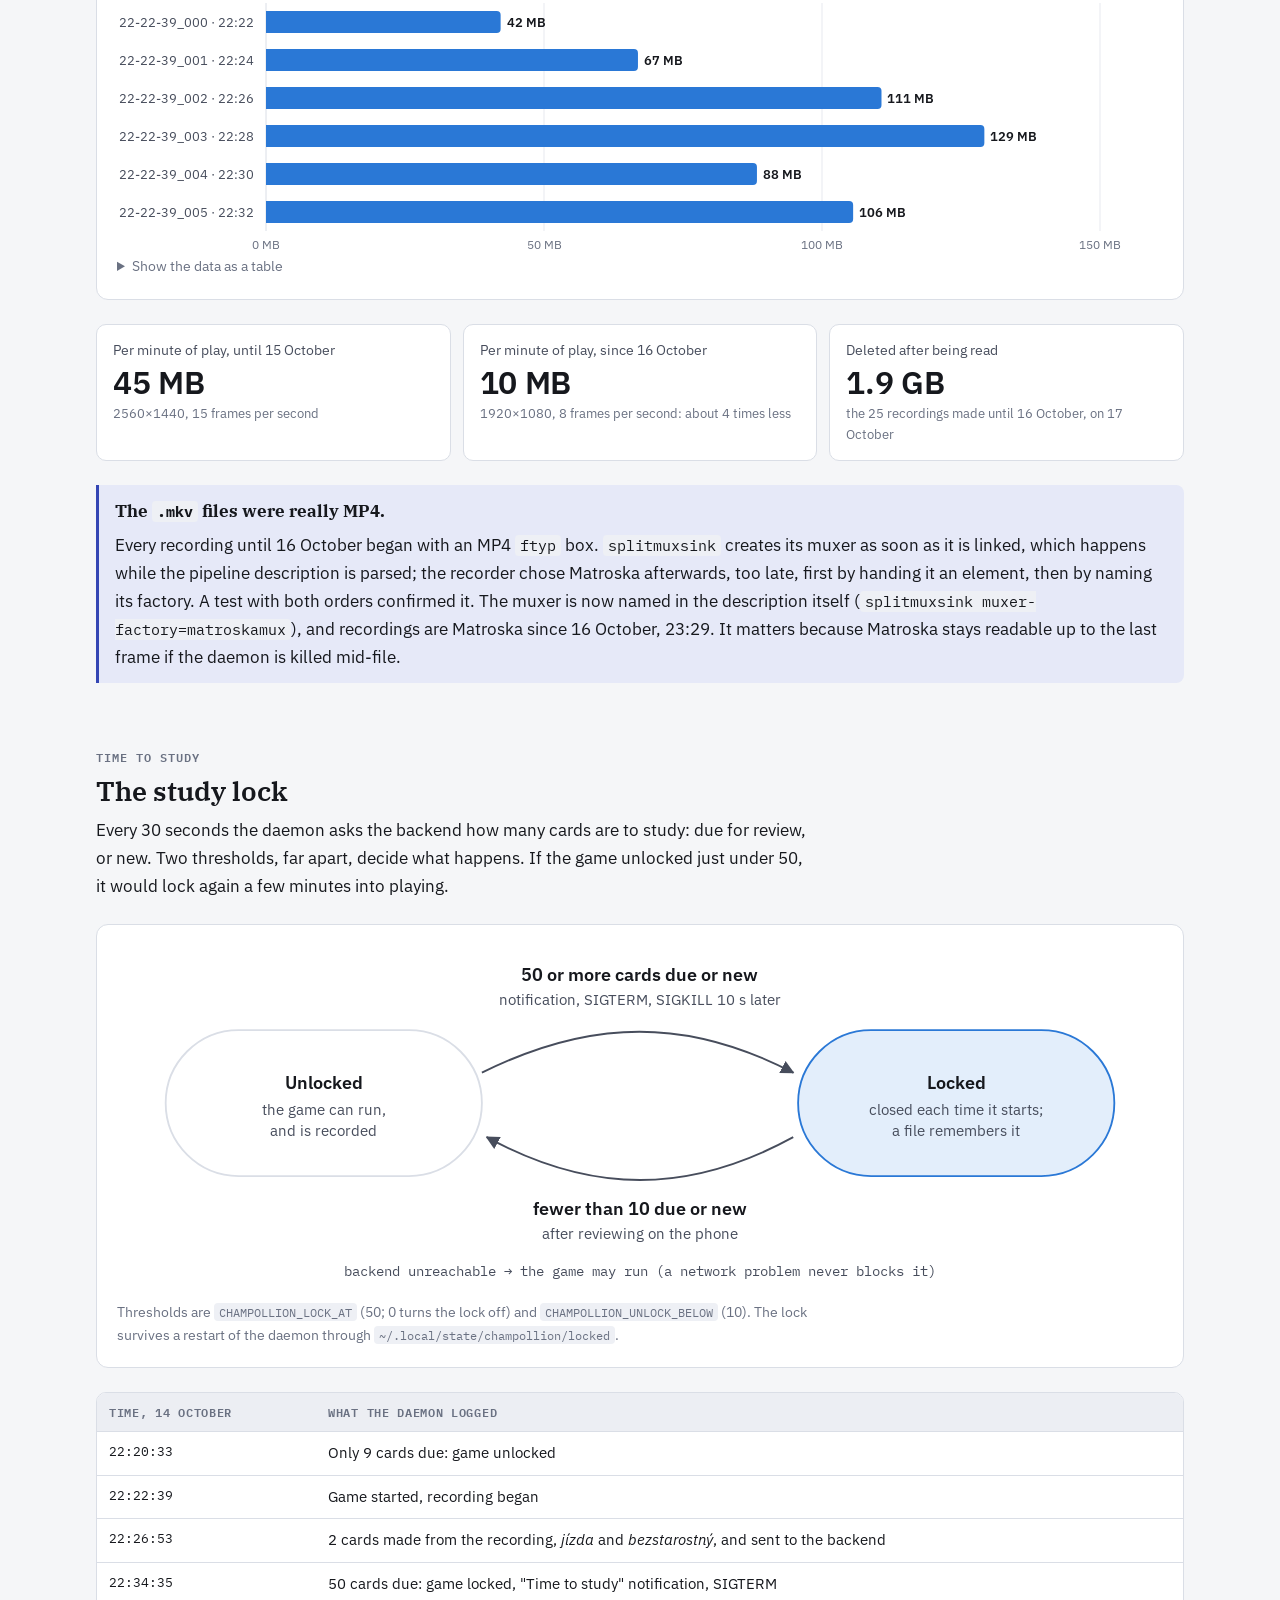
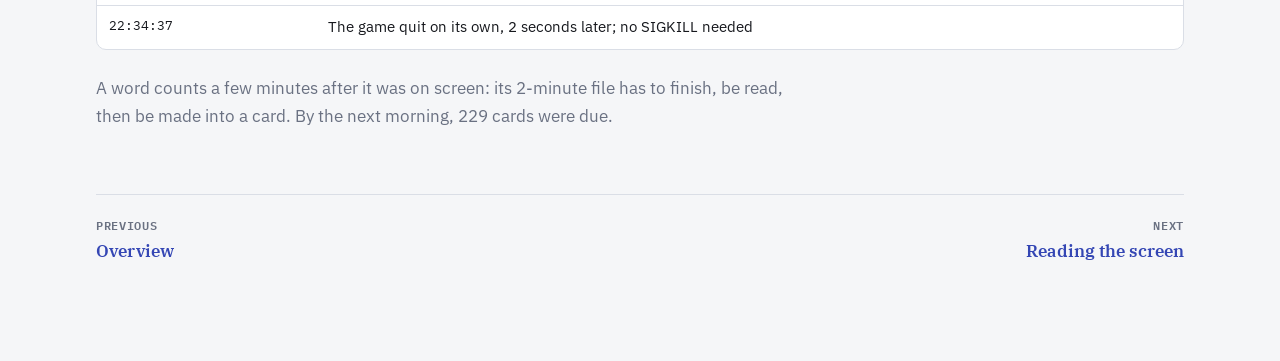
<file: website/recording.html>
<!doctype html>
<html lang="en">
<head>
<meta charset="utf-8">
<meta name="viewport" content="width=device-width, initial-scale=1, viewport-fit=cover">
<title>Recording and the Study Lock · Champollion</title>
<meta name="description" content="How the Champollion daemon records the game and closes it when cards pile up.">
<link rel="preconnect" href="https://fonts.googleapis.com">
<link rel="preconnect" href="https://fonts.gstatic.com" crossorigin>
<link rel="stylesheet" href="https://fonts.googleapis.com/css2?family=IBM+Plex+Mono:wght@400;600&family=IBM+Plex+Sans:wght@400;600&family=IBM+Plex+Serif:wght@600&display=swap">
<link rel="stylesheet" href="assets/style.css">
<script src="assets/charts.js" defer></script>
</head>
<body>
<header class="topbar">
  <div class="topbar-inner">
    <a class="brand" href="index.html"><span class="brand-mark">Ch</span>Champollion</a>
    <nav class="nav" aria-label="Pages">
      <a href="index.html">Overview</a>
      <a href="recording.html" aria-current="page">Recording</a>
      <a href="reading.html">Reading the screen</a>
      <a href="game-text.html">The game's text</a>
      <a href="cards.html">Cards and reviews</a>
      <a href="phone.html">Phone widget</a>
    </nav>
  </div>
</header>

<main>
  <section class="page-head">
    <div class="eyebrow">01 · <span class="chip desktop"><span>Desktop</span></span></div>
    <h1>Recording and the study lock</h1>
    <p class="lede"><code>champollion-daemon</code> runs as a user service on the desktop. It waits for Kingdom Come: Deliverance II (Steam app 1771300), records the screen while it runs, and closes it when too many cards are waiting.</p>
  </section>

  <section>
    <div class="section-head">
      <div class="eyebrow">Capture</div>
      <h2>From the screen to 2-minute files</h2>
      <p>The desktop's screen-sharing portal hands the daemon a PipeWire stream. The first time, it asks which screen to share; the choice is remembered in <code>~/.local/state/champollion/</code>. Frames then stay on the graphics card all the way to the file: scaling and colour conversion run as OpenGL shaders, and encoding runs on NVENC, a chip of its own on the RTX 3070, so the game barely notices.</p>
    </div>
    <figure class="figure">
      <div class="diagram">
        <svg viewBox="0 0 980 230" role="img" aria-labelledby="cap-t">
          <title id="cap-t">The recording pipeline</title>
          <defs><marker id="ah1" viewBox="0 0 10 10" refX="9" refY="5" markerWidth="7" markerHeight="7" orient="auto"><path d="M0,0 L10,5 L0,10 z" class="dg-arrowhead"/></marker></defs>
          <rect x="10" y="10" width="960" height="150" rx="14" class="dg-desktop"/>
          <text x="30" y="38" class="dg-head-desktop">ON THE RTX 3070 · FRAMES NEVER COME BACK TO THE CPU</text>
          <g>
            <rect x="30" y="58" width="130" height="70" rx="8" class="dg-box"/>
            <text x="95" y="86" class="dg-text" text-anchor="middle">PipeWire</text>
            <text x="95" y="104" class="dg-small" text-anchor="middle">screencast,</text>
            <text x="95" y="119" class="dg-small" text-anchor="middle">monitor rate</text>
            <rect x="190" y="58" width="130" height="70" rx="8" class="dg-box"/>
            <text x="255" y="86" class="dg-text" text-anchor="middle">videorate</text>
            <text x="255" y="104" class="dg-small" text-anchor="middle">keeps 8 frames</text>
            <text x="255" y="119" class="dg-small" text-anchor="middle">per second</text>
            <rect x="350" y="58" width="130" height="70" rx="8" class="dg-box"/>
            <text x="415" y="86" class="dg-text" text-anchor="middle">glcolorscale</text>
            <text x="415" y="104" class="dg-small" text-anchor="middle">2560×1440 →</text>
            <text x="415" y="119" class="dg-small" text-anchor="middle">1920×1080</text>
            <rect x="510" y="58" width="130" height="70" rx="8" class="dg-box"/>
            <text x="575" y="86" class="dg-text" text-anchor="middle">glcolorconvert</text>
            <text x="575" y="104" class="dg-small" text-anchor="middle">to NV12</text>
            <text x="575" y="119" class="dg-small" text-anchor="middle">(a shader)</text>
            <rect x="670" y="58" width="130" height="70" rx="8" class="dg-box"/>
            <text x="735" y="86" class="dg-text" text-anchor="middle">NVENC H.265</text>
            <text x="735" y="104" class="dg-small" text-anchor="middle">constant QP 20,</text>
            <text x="735" y="119" class="dg-small" text-anchor="middle">keyframe every 2 s</text>
            <rect x="830" y="58" width="120" height="70" rx="8" class="dg-box"/>
            <text x="890" y="86" class="dg-text" text-anchor="middle">splitmuxsink</text>
            <text x="890" y="104" class="dg-small" text-anchor="middle">Matroska,</text>
            <text x="890" y="119" class="dg-small" text-anchor="middle">2 minutes each</text>
          </g>
          <path d="M160,93 H186" class="dg-arrow" marker-end="url(#ah1)"/>
          <path d="M320,93 H346" class="dg-arrow" marker-end="url(#ah1)"/>
          <path d="M480,93 H506" class="dg-arrow" marker-end="url(#ah1)"/>
          <path d="M640,93 H666" class="dg-arrow" marker-end="url(#ah1)"/>
          <path d="M800,93 H826" class="dg-arrow" marker-end="url(#ah1)"/>
          <text x="30" y="190" class="dg-mono">~/.local/share/champollion/recordings/1771300-kingdom-come-deliverance-ii/&lt;date&gt;/&lt;time&gt;_NNN.mkv</text>
          <text x="30" y="214" class="dg-small">Without an NVIDIA encoder, the same chain runs on the CPU: videoconvert, videoscale, then x265 (superfast).</text>
        </svg>
      </div>
      <figcaption>Dropping frames first matters: the compositor sends frames at the monitor's refresh rate, and every element after <code>videorate</code> only sees the 8 kept each second.</figcaption>
    </figure>

    <div class="table-wrap">
      <table>
        <thead><tr><th>Setting</th><th>Default</th><th>What it does</th></tr></thead>
        <tbody>
          <tr><td><code>CHAMPOLLION_FRAMERATE</code></td><td class="mono">8</td><td>Frames per second recorded. Was 15 until 15 October; the reader never used more than 8.</td></tr>
          <tr><td><code>CHAMPOLLION_MAX_HEIGHT</code></td><td class="mono">1080</td><td>Frames taller than this are scaled down, keeping the screen's proportions. 0 records at full size.</td></tr>
          <tr><td><code>CHAMPOLLION_QP</code></td><td class="mono">20</td><td>Encoder quantizer, 0 to 51: lower keeps text sharper but makes bigger files.</td></tr>
          <tr><td><code>CHAMPOLLION_SEGMENT_MINUTES</code></td><td class="mono">2</td><td>Length of each file. A file is read once it's finished, and a crash only loses the current one.</td></tr>
          <tr><td><code>CHAMPOLLION_APP_ID</code></td><td class="mono">1771300</td><td>The Steam game to watch.</td></tr>
        </tbody>
      </table>
    </div>
  </section>

  <section>
    <div class="section-head">
      <div class="eyebrow">One evening</div>
      <h2>How big the files get</h2>
      <p>The session of 14 October, still recorded the old way: full 2560×1440 at 15 frames per second. Sizes swing with what's on screen, since the encoder keeps a constant quality rather than a constant bitrate: the first file, mostly menus, is the smallest, while moving scenery costs far more.</p>
    </div>
    <figure class="figure">
      <div class="figure-title">Size of each 2-minute file, 14 October</div>
      <div class="figure-sub">Megabytes · 2560×1440, 15 frames per second, QP 20</div>
      <div id="chart-segments"></div>
    </figure>
    <div class="stats">
      <div class="stat"><span class="label">Per minute of play, until 15 October</span><span class="value">45 MB</span><span class="note">2560×1440, 15 frames per second</span></div>
      <div class="stat"><span class="label">Per minute of play, since 16 October</span><span class="value">10 MB</span><span class="note">1920×1080, 8 frames per second: about 4 times less</span></div>
      <div class="stat"><span class="label">Deleted after being read</span><span class="value">1.9 GB</span><span class="note">the 25 recordings made until 16 October, on 17 October</span></div>
    </div>
    <div class="callout">
      <strong>The <code>.mkv</code> files were really MP4.</strong>
      <p>Every recording until 16 October began with an MP4 <code>ftyp</code> box. <code>splitmuxsink</code> creates its muxer as soon as it is linked, which happens while the pipeline description is parsed; the recorder chose Matroska afterwards, too late, first by handing it an element, then by naming its factory. A test with both orders confirmed it. The muxer is now named in the description itself (<code>splitmuxsink muxer-factory=matroskamux</code>), and recordings are Matroska since 16 October, 23:29. It matters because Matroska stays readable up to the last frame if the daemon is killed mid-file.</p>
    </div>
  </section>

  <section>
    <div class="section-head">
      <div class="eyebrow">Time to study</div>
      <h2>The study lock</h2>
      <p>Every 30 seconds the daemon asks the backend how many cards are to study: due for review, or new. Two thresholds, far apart, decide what happens. If the game unlocked just under 50, it would lock again a few minutes into playing.</p>
    </div>
    <figure class="figure">
      <div class="diagram narrow">
        <svg viewBox="0 0 860 280" role="img" aria-labelledby="lock-t lock-d">
          <title id="lock-t">Study lock states</title>
          <desc id="lock-d">Unlocked becomes locked when 50 or more cards are to study, due or new; locked becomes unlocked when fewer than 10 are.</desc>
          <defs><marker id="ah2" viewBox="0 0 10 10" refX="9" refY="5" markerWidth="7" markerHeight="7" orient="auto"><path d="M0,0 L10,5 L0,10 z" class="dg-arrowhead"/></marker></defs>
          <rect x="40" y="70" width="260" height="120" rx="60" class="dg-box"/>
          <text x="170" y="118" class="dg-title" text-anchor="middle">Unlocked</text>
          <text x="170" y="140" class="dg-small" text-anchor="middle">the game can run,</text>
          <text x="170" y="157" class="dg-small" text-anchor="middle">and is recorded</text>
          <rect x="560" y="70" width="260" height="120" rx="60" class="dg-desktop"/>
          <text x="690" y="118" class="dg-title" text-anchor="middle">Locked</text>
          <text x="690" y="140" class="dg-small" text-anchor="middle">closed each time it starts;</text>
          <text x="690" y="157" class="dg-small" text-anchor="middle">a file remembers it</text>
          <path d="M300,105 C390,60 470,60 556,105" class="dg-arrow" marker-end="url(#ah2)"/>
          <text x="430" y="30" class="dg-title" text-anchor="middle">50 or more cards due or new</text>
          <text x="430" y="49" class="dg-small" text-anchor="middle">notification, SIGTERM, SIGKILL 10 s later</text>
          <path d="M556,158 C470,205 390,205 304,158" class="dg-arrow" marker-end="url(#ah2)"/>
          <text x="430" y="222" class="dg-title" text-anchor="middle">fewer than 10 due or new</text>
          <text x="430" y="242" class="dg-small" text-anchor="middle">after reviewing on the phone</text>
          <text x="430" y="272" class="dg-mono" text-anchor="middle">backend unreachable → the game may run (a network problem never blocks it)</text>
        </svg>
      </div>
      <figcaption>Thresholds are <code>CHAMPOLLION_LOCK_AT</code> (50; 0 turns the lock off) and <code>CHAMPOLLION_UNLOCK_BELOW</code> (10). The lock survives a restart of the daemon through <code>~/.local/state/champollion/locked</code>.</figcaption>
    </figure>

    <div class="table-wrap">
      <table>
        <thead><tr><th>Time, 14 October</th><th>What the daemon logged</th></tr></thead>
        <tbody>
          <tr><td class="mono">22:20:33</td><td>Only 9 cards due: game unlocked</td></tr>
          <tr><td class="mono">22:22:39</td><td>Game started, recording began</td></tr>
          <tr><td class="mono">22:26:53</td><td>2 cards made from the recording, <em>jízda</em> and <em>bezstarostný</em>, and sent to the backend</td></tr>
          <tr><td class="mono">22:34:35</td><td>50 cards due: game locked, "Time to study" notification, SIGTERM</td></tr>
          <tr><td class="mono">22:34:37</td><td>The game quit on its own, 2 seconds later; no SIGKILL needed</td></tr>
        </tbody>
      </table>
    </div>
    <p class="prose muted">A word counts a few minutes after it was on screen: its 2-minute file has to finish, be read, then be made into a card. By the next morning, 229 cards were due.</p>
  </section>

  <nav class="next" aria-label="Next page">
    <a href="index.html"><span>Previous</span><strong>Overview</strong></a>
    <a href="reading.html" style="text-align:right"><span>Next</span><strong>Reading the screen</strong></a>
  </nav>
</main>

<script>
document.addEventListener("DOMContentLoaded", () => {
  const segments = [
    ["22-22-39_000", 42.2], ["22-22-39_001", 66.9], ["22-22-39_002", 110.7],
    ["22-22-39_003", 129.2], ["22-22-39_004", 88.3], ["22-22-39_005", 105.6],
  ];
  Charts.bars(document.getElementById("chart-segments"), {
    title: "Size of each 2-minute recording on 14 October, in megabytes",
    data: segments.map(([label, value], i) => ({
      label: `${label} · ${String(22 + Math.floor((22 + i * 2) / 60)).padStart(2, "0")}:${String((22 + i * 2) % 60).padStart(2, "0")}`,
      value, color: "series-1",
    })),
    format: (v) => v.toFixed(0) + " MB",
    tick: (v) => v + " MB",
    unit: "",
    table: { head: ["File", "Megabytes"], rows: segments.map(([l, v]) => [l + ".mkv", v.toFixed(1)]) },
  });
});
</script>
</body>
</html>
</file>
<file: website/assets/style.css>
/* Champollion: a lab notebook for a language-learning machine.
   Layout: one reading column with wide figures; a sticky top bar links the
   six pages. Colour = which machine does the work (desktop blue, Jetson
   aqua, server orange), the same in diagrams and charts. */
:root {
  color-scheme: light;
  --bg: #f5f6f8;
  --surface: #ffffff;
  --sunken: #eceef3;
  --ink: #16181d;
  --ink-2: #474d5c;
  --muted: #6a7182;
  --line: #dadee6;
  --grid: #e7e9ef;
  --accent: #3446b4;
  --accent-soft: #e6e9f8;
  --code: #eef0f5;
  /* Chart and machine colours: validated palette, slots 1-3 */
  --series-1: #2a78d6; /* desktop */
  --series-2: #eb6834; /* server */
  --series-3: #1baf7a; /* jetson */
  --series-1-soft: #e3eefb;
  --series-2-soft: #fcebe3;
  --series-3-soft: #e0f5ec;
  --good: #0ca30c;
  --critical: #d03b3b;
  --sans: "IBM Plex Sans", "Segoe UI", system-ui, sans-serif;
  --serif: "IBM Plex Serif", Georgia, "Times New Roman", serif;
  --mono: "IBM Plex Mono", ui-monospace, "SFMono-Regular", Menlo, monospace;
}
@media (prefers-color-scheme: dark) {
  :root:not([data-theme="light"]) {
    color-scheme: dark;
    --bg: #111318;
    --surface: #1a1d23;
    --sunken: #22262e;
    --ink: #e8eaf0;
    --ink-2: #b9bfcc;
    --muted: #8d95a6;
    --line: #2e333d;
    --grid: #262a33;
    --accent: #93a3ff;
    --accent-soft: #252b4a;
    --code: #22262e;
    --series-1: #3987e5;
    --series-2: #d95926;
    --series-3: #199e70;
    --series-1-soft: #1c2a3d;
    --series-2-soft: #36231b;
    --series-3-soft: #16302a;
  }
}
:root[data-theme="dark"] {
  color-scheme: dark;
  --bg: #111318;
  --surface: #1a1d23;
  --sunken: #22262e;
  --ink: #e8eaf0;
  --ink-2: #b9bfcc;
  --muted: #8d95a6;
  --line: #2e333d;
  --grid: #262a33;
  --accent: #93a3ff;
  --accent-soft: #252b4a;
  --code: #22262e;
  --series-1: #3987e5;
  --series-2: #d95926;
  --series-3: #199e70;
  --series-1-soft: #1c2a3d;
  --series-2-soft: #36231b;
  --series-3-soft: #16302a;
}

* { box-sizing: border-box; }
html { scroll-padding-top: 72px; }
body {
  margin: 0;
  background: var(--bg);
  color: var(--ink);
  font: 17px/1.65 var(--sans);
}
a { color: var(--accent); text-underline-offset: 2px; }
a:hover { text-decoration-thickness: 2px; }
:focus-visible { outline: 2px solid var(--accent); outline-offset: 2px; border-radius: 3px; }
img, svg { max-width: 100%; }

/* Top bar */
.topbar {
  position: sticky;
  top: 0;
  z-index: 10;
  background: color-mix(in srgb, var(--bg) 88%, transparent);
  backdrop-filter: blur(8px);
  border-bottom: 1px solid var(--line);
}
.topbar-inner {
  max-width: 1120px;
  margin: 0 auto;
  padding: 10px max(16px, env(safe-area-inset-right, 0px)) 10px max(16px, env(safe-area-inset-left, 0px));
  display: flex;
  align-items: center;
  gap: 8px 24px;
  flex-wrap: wrap;
}
.brand {
  font-family: var(--serif);
  font-weight: 600;
  font-size: 1.15rem;
  color: var(--ink);
  text-decoration: none;
  display: flex;
  align-items: center;
  gap: 10px;
}
.brand-mark {
  width: 26px;
  height: 26px;
  border-radius: 6px;
  background: var(--ink);
  color: var(--bg);
  display: grid;
  place-items: center;
  font: 600 0.85rem var(--mono);
}
.nav { display: flex; flex-wrap: wrap; gap: 2px 4px; }
.nav a {
  color: var(--ink-2);
  text-decoration: none;
  font-size: 0.92rem;
  padding: 4px 10px;
  border-radius: 6px;
}
.nav a:hover { background: var(--sunken); color: var(--ink); }
.nav a[aria-current="page"] { background: var(--accent-soft); color: var(--accent); font-weight: 600; }

/* Page */
main {
  max-width: 1120px;
  margin: 0 auto;
  padding-left: max(16px, env(safe-area-inset-left, 0px));
  padding-right: max(16px, env(safe-area-inset-right, 0px));
  padding-block: 48px 96px;
  display: grid;
  gap: 64px;
}
.prose { max-width: 720px; display: grid; gap: 18px; min-width: 0; }
p.prose, pre.prose { display: block; }
.wide { min-width: 0; display: grid; gap: 18px; }
section { display: grid; gap: 24px; min-width: 0; }
h1, h2, h3 { font-family: var(--serif); font-weight: 600; text-wrap: balance; margin: 0; line-height: 1.2; }
h1 { font-size: clamp(2rem, 4.5vw, 3rem); letter-spacing: -0.01em; }
h2 { font-size: 1.7rem; }
h3 { font-size: 1.2rem; }
p { margin: 0; }
ul, ol { margin: 0; padding-left: 1.3em; display: grid; gap: 6px; }
.lede { font-size: 1.2rem; color: var(--ink-2); max-width: 720px; }
.eyebrow {
  font: 600 0.75rem var(--mono);
  letter-spacing: 0.08em;
  text-transform: uppercase;
  color: var(--muted);
}
.section-head { display: grid; gap: 8px; max-width: 720px; }
.muted { color: var(--muted); }
small, .small { font-size: 0.88rem; }
code {
  font-family: var(--mono);
  font-size: 0.86em;
  background: var(--code);
  padding: 1px 5px;
  border-radius: 4px;
  overflow-wrap: anywhere;
}
pre {
  margin: 0;
  background: var(--code);
  border-radius: 8px;
  padding: 14px 16px;
  overflow-x: auto;
  font: 0.85rem/1.55 var(--mono);
}
pre code { background: none; padding: 0; }
hr { border: 0; border-top: 1px solid var(--line); margin: 0; }

/* Page header */
.page-head { display: grid; gap: 16px; }
.page-head .eyebrow { color: var(--accent); }

/* Machine chips */
.chip {
  display: inline-flex;
  align-items: center;
  gap: 6px;
  font-size: 0.82rem;
  font-weight: 600;
  padding: 1px 9px 1px 7px;
  border-radius: 999px;
  white-space: nowrap;
}
.chip::before { content: ""; width: 8px; height: 8px; border-radius: 50%; background: currentColor; }
.chip.desktop { color: var(--series-1); background: var(--series-1-soft); }
.chip.server { color: var(--series-2); background: var(--series-2-soft); }
.chip.jetson { color: var(--series-3); background: var(--series-3-soft); }
.chip.phone { color: var(--ink-2); background: var(--sunken); }
.chip > span { color: var(--ink); }

/* Stat tiles */
.stats { display: grid; grid-template-columns: repeat(auto-fit, minmax(190px, 1fr)); gap: 12px; }
.stat {
  background: var(--surface);
  border: 1px solid var(--line);
  border-radius: 10px;
  padding: 14px 16px;
  display: grid;
  gap: 2px;
  align-content: start;
}
.stat .label { font-size: 0.88rem; color: var(--ink-2); }
.stat .value { font: 600 2rem/1.15 var(--sans); letter-spacing: -0.01em; }
.stat .note { font-size: 0.82rem; color: var(--muted); }

/* Cards in a grid of links */
.pages { display: grid; grid-template-columns: repeat(auto-fit, minmax(260px, 1fr)); gap: 12px; }
.page-link {
  background: var(--surface);
  border: 1px solid var(--line);
  border-radius: 10px;
  padding: 16px 18px;
  text-decoration: none;
  color: var(--ink);
  display: grid;
  gap: 6px;
  align-content: start;
}
.page-link:hover { border-color: var(--accent); }
.page-link .t { font-family: var(--serif); font-weight: 600; font-size: 1.1rem; }
.page-link .d { color: var(--ink-2); font-size: 0.95rem; }
.page-link .n { font: 600 0.75rem var(--mono); color: var(--muted); }

/* Figures */
figure { margin: 0; display: grid; gap: 10px; min-width: 0; }
.figure {
  background: var(--surface);
  border: 1px solid var(--line);
  border-radius: 12px;
  padding: 20px;
  display: grid;
  gap: 14px;
  min-width: 0;
}
.figure-title { font-weight: 600; font-size: 1rem; }
.figure-sub { color: var(--muted); font-size: 0.9rem; margin-top: -10px; }
figcaption { color: var(--muted); font-size: 0.9rem; max-width: 720px; }
.diagram { overflow-x: auto; }
.diagram svg { display: block; min-width: 640px; width: 100%; height: auto; }
.diagram.narrow svg { min-width: 520px; }
.two { display: grid; grid-template-columns: repeat(auto-fit, minmax(min(100%, 420px), 1fr)); gap: 16px; }

/* Diagram SVG roles */
.dg-text { fill: var(--ink); font: 14px var(--sans); }
.dg-small { fill: var(--ink-2); font: 12px var(--sans); }
.dg-mono { fill: var(--ink-2); font: 11.5px var(--mono); }
.dg-title { fill: var(--ink); font: 600 15px var(--sans); }
.dg-box { fill: var(--surface); stroke: var(--line); stroke-width: 1.5; }
.dg-sunken { fill: var(--sunken); stroke: none; }
.dg-desktop { fill: var(--series-1-soft); stroke: var(--series-1); stroke-width: 1.5; }
.dg-server { fill: var(--series-2-soft); stroke: var(--series-2); stroke-width: 1.5; }
.dg-jetson { fill: var(--series-3-soft); stroke: var(--series-3); stroke-width: 1.5; }
.dg-phone { fill: var(--sunken); stroke: var(--muted); stroke-width: 1.5; }
.dg-head-desktop { fill: var(--series-1); font: 600 12px var(--mono); letter-spacing: 0.06em; }
.dg-head-server { fill: var(--series-2); font: 600 12px var(--mono); letter-spacing: 0.06em; }
.dg-head-jetson { fill: var(--series-3); font: 600 12px var(--mono); letter-spacing: 0.06em; }
.dg-head-phone { fill: var(--muted); font: 600 12px var(--mono); letter-spacing: 0.06em; }
.dg-arrow { stroke: var(--ink-2); stroke-width: 1.6; fill: none; }
.dg-arrow-soft { stroke: var(--muted); stroke-width: 1.4; fill: none; stroke-dasharray: 5 4; }
.dg-arrowhead { fill: var(--ink-2); }
.dg-accent { fill: var(--accent); }
.dg-line { stroke: var(--line); stroke-width: 1; }
.dg-critical { fill: var(--critical); }
.dg-good { fill: var(--good); }

/* Tables */
.table-wrap { overflow-x: auto; border: 1px solid var(--line); border-radius: 10px; background: var(--surface); }
table { border-collapse: collapse; width: 100%; font-size: 0.93rem; }
th, td { text-align: left; vertical-align: top; padding: 9px 12px; border-bottom: 1px solid var(--line); }
tr:last-child td { border-bottom: 0; }
th {
  font: 600 0.72rem var(--mono);
  letter-spacing: 0.06em;
  text-transform: uppercase;
  color: var(--muted);
  background: var(--sunken);
}
td.num, th.num { text-align: right; font-variant-numeric: tabular-nums; white-space: nowrap; }
.fix { color: var(--good); font-weight: 600; }
.err { color: var(--critical); font-weight: 600; }
.mono { font-family: var(--mono); font-size: 0.88em; }

/* Callouts */
.callout {
  border-left: 3px solid var(--accent);
  background: var(--accent-soft);
  padding: 12px 16px;
  border-radius: 0 8px 8px 0;
  display: grid;
  gap: 6px;
}
.callout strong:first-child { font-family: var(--serif); }
.lesson {
  background: var(--surface);
  border: 1px solid var(--line);
  border-radius: 10px;
  padding: 16px 18px;
  display: grid;
  gap: 6px;
  align-content: start;
}
.lesson h3 { font-size: 1.05rem; }
.lesson p { color: var(--ink-2); font-size: 0.95rem; }
.lessons { display: grid; grid-template-columns: repeat(auto-fit, minmax(min(100%, 300px), 1fr)); gap: 12px; }

/* Steps (a real sequence) */
.steps { list-style: none; padding: 0; counter-reset: step; display: grid; gap: 14px; }
.steps > li { display: grid; grid-template-columns: 2rem 1fr; gap: 14px; align-items: start; }
.steps > li::before {
  counter-increment: step;
  content: counter(step);
  width: 2rem;
  height: 2rem;
  border-radius: 50%;
  border: 1px solid var(--line);
  background: var(--surface);
  display: grid;
  place-items: center;
  font: 600 0.9rem var(--mono);
  color: var(--ink-2);
}
.steps > li > div { display: grid; gap: 4px; min-width: 0; }

/* Footer nav */
.next {
  display: flex;
  justify-content: space-between;
  gap: 12px;
  flex-wrap: wrap;
  border-top: 1px solid var(--line);
  padding-top: 20px;
}
.next a { text-decoration: none; display: grid; gap: 2px; }
.next a span { font: 600 0.72rem var(--mono); letter-spacing: 0.06em; text-transform: uppercase; color: var(--muted); }
.next a strong { font-family: var(--serif); font-weight: 600; }

/* Charts */
.chart { position: relative; min-width: 0; }
.chart svg { display: block; width: 100%; height: auto; overflow: visible; }
.chart .axis-text { fill: var(--muted); font: 12px var(--sans); }
.chart .label-text { fill: var(--ink); font: 600 12.5px var(--sans); font-variant-numeric: tabular-nums; }
.chart .cat-text { fill: var(--ink-2); font: 13px var(--sans); }
.chart .target-text { fill: var(--ink-2); font: 600 12px var(--sans); }
.chart .grid { stroke: var(--grid); stroke-width: 1; }
.chart .baseline { stroke: var(--line); stroke-width: 1; }
.chart .target { stroke: var(--ink-2); stroke-width: 1.5; }
.chart .hit { fill: transparent; cursor: default; }
.chart .hit:hover + .mark, .chart .mark.hover { filter: brightness(1.08); }
.legend { display: flex; flex-wrap: wrap; gap: 6px 16px; font-size: 0.88rem; color: var(--ink-2); }
.legend span { display: inline-flex; align-items: center; gap: 7px; }
.legend i { width: 12px; height: 12px; border-radius: 3px; display: inline-block; }
.tooltip {
  position: absolute;
  pointer-events: none;
  background: var(--ink);
  color: var(--bg);
  font-size: 0.85rem;
  line-height: 1.4;
  padding: 7px 10px;
  border-radius: 6px;
  white-space: nowrap;
  transform: translate(-50%, calc(-100% - 10px));
  z-index: 5;
}
.tooltip[hidden] { display: none !important; }
.tooltip b { font-weight: 600; }
details.data { font-size: 0.88rem; }
details.data summary { cursor: pointer; color: var(--muted); width: max-content; }
details.data summary:hover { color: var(--ink); }
details.data .table-wrap { margin-top: 8px; }

@media (max-width: 640px) {
  body { font-size: 16px; }
  main { gap: 48px; padding-block: 32px 72px; }
  .figure { padding: 14px; }
  .nav a { padding: 3px 7px; font-size: 0.86rem; }
}
@media (prefers-reduced-motion: reduce) {
  * { scroll-behavior: auto !important; transition: none !important; }
}
</file>
